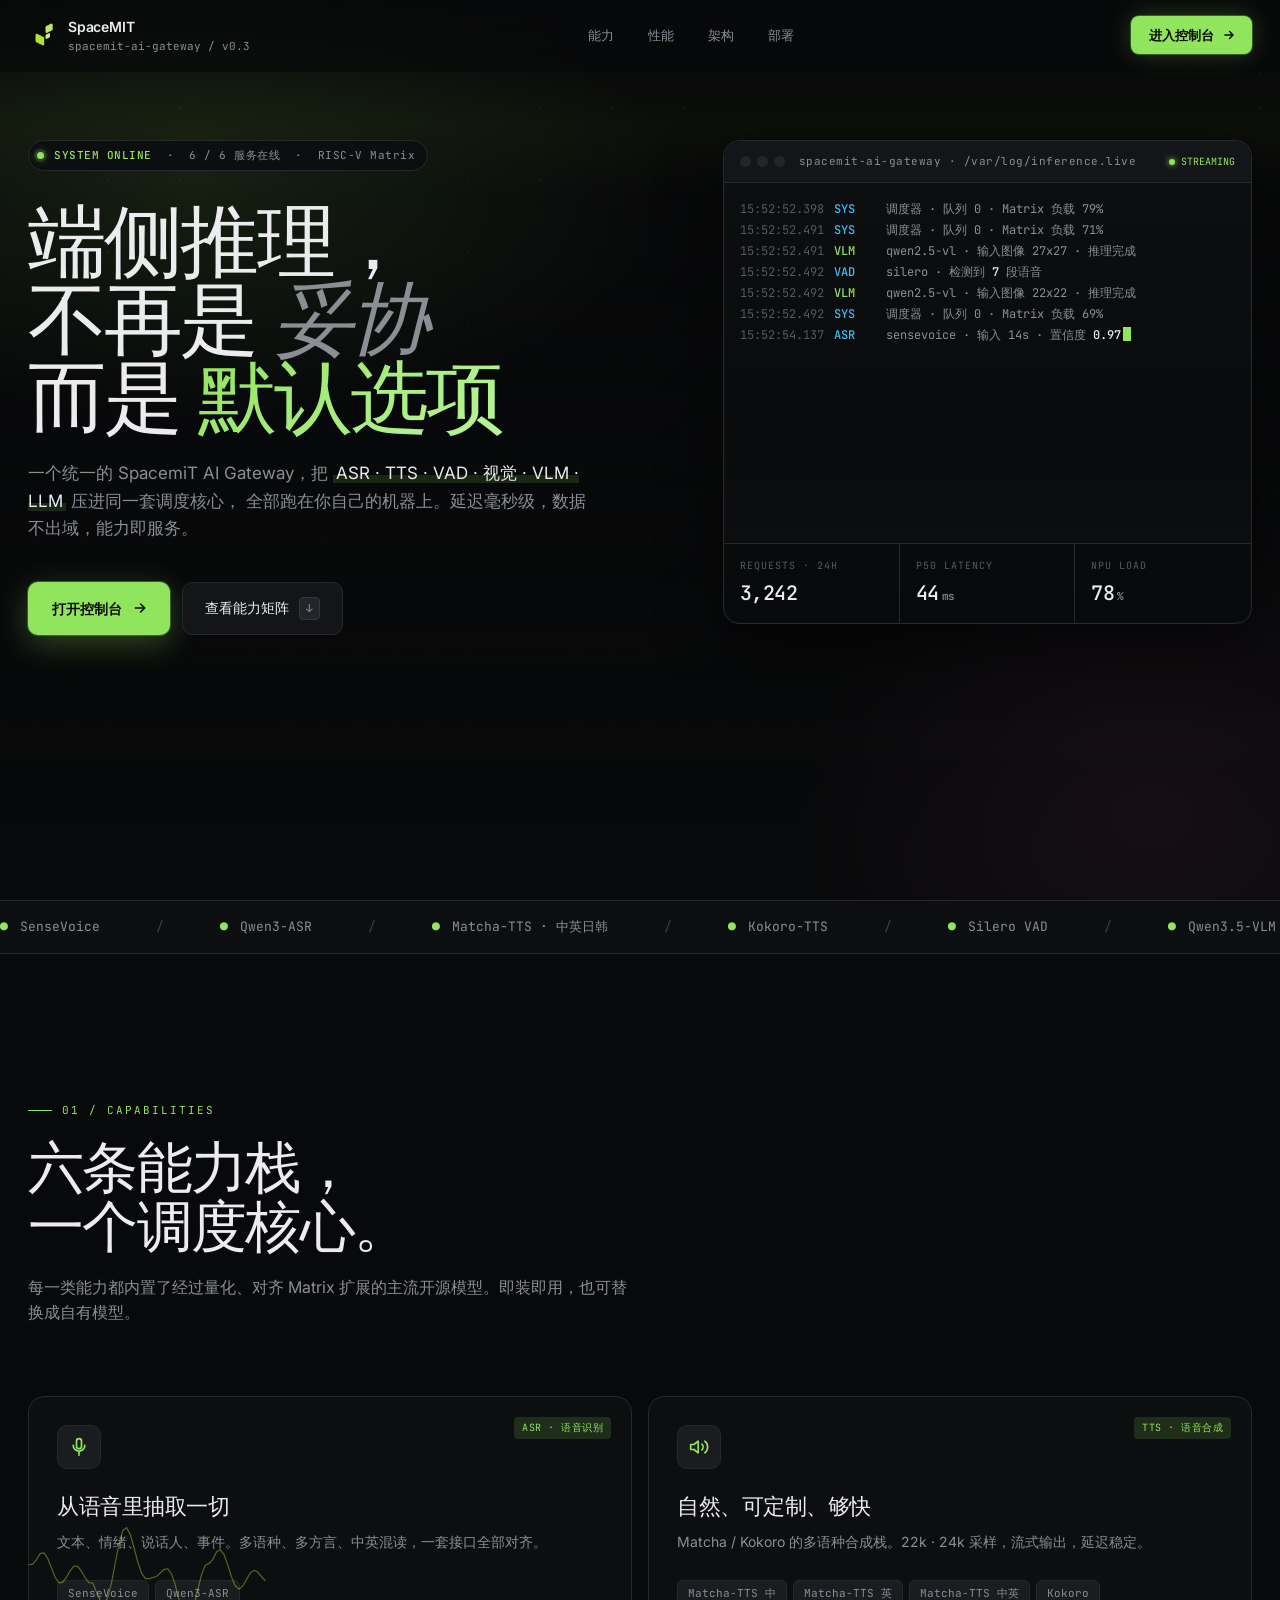
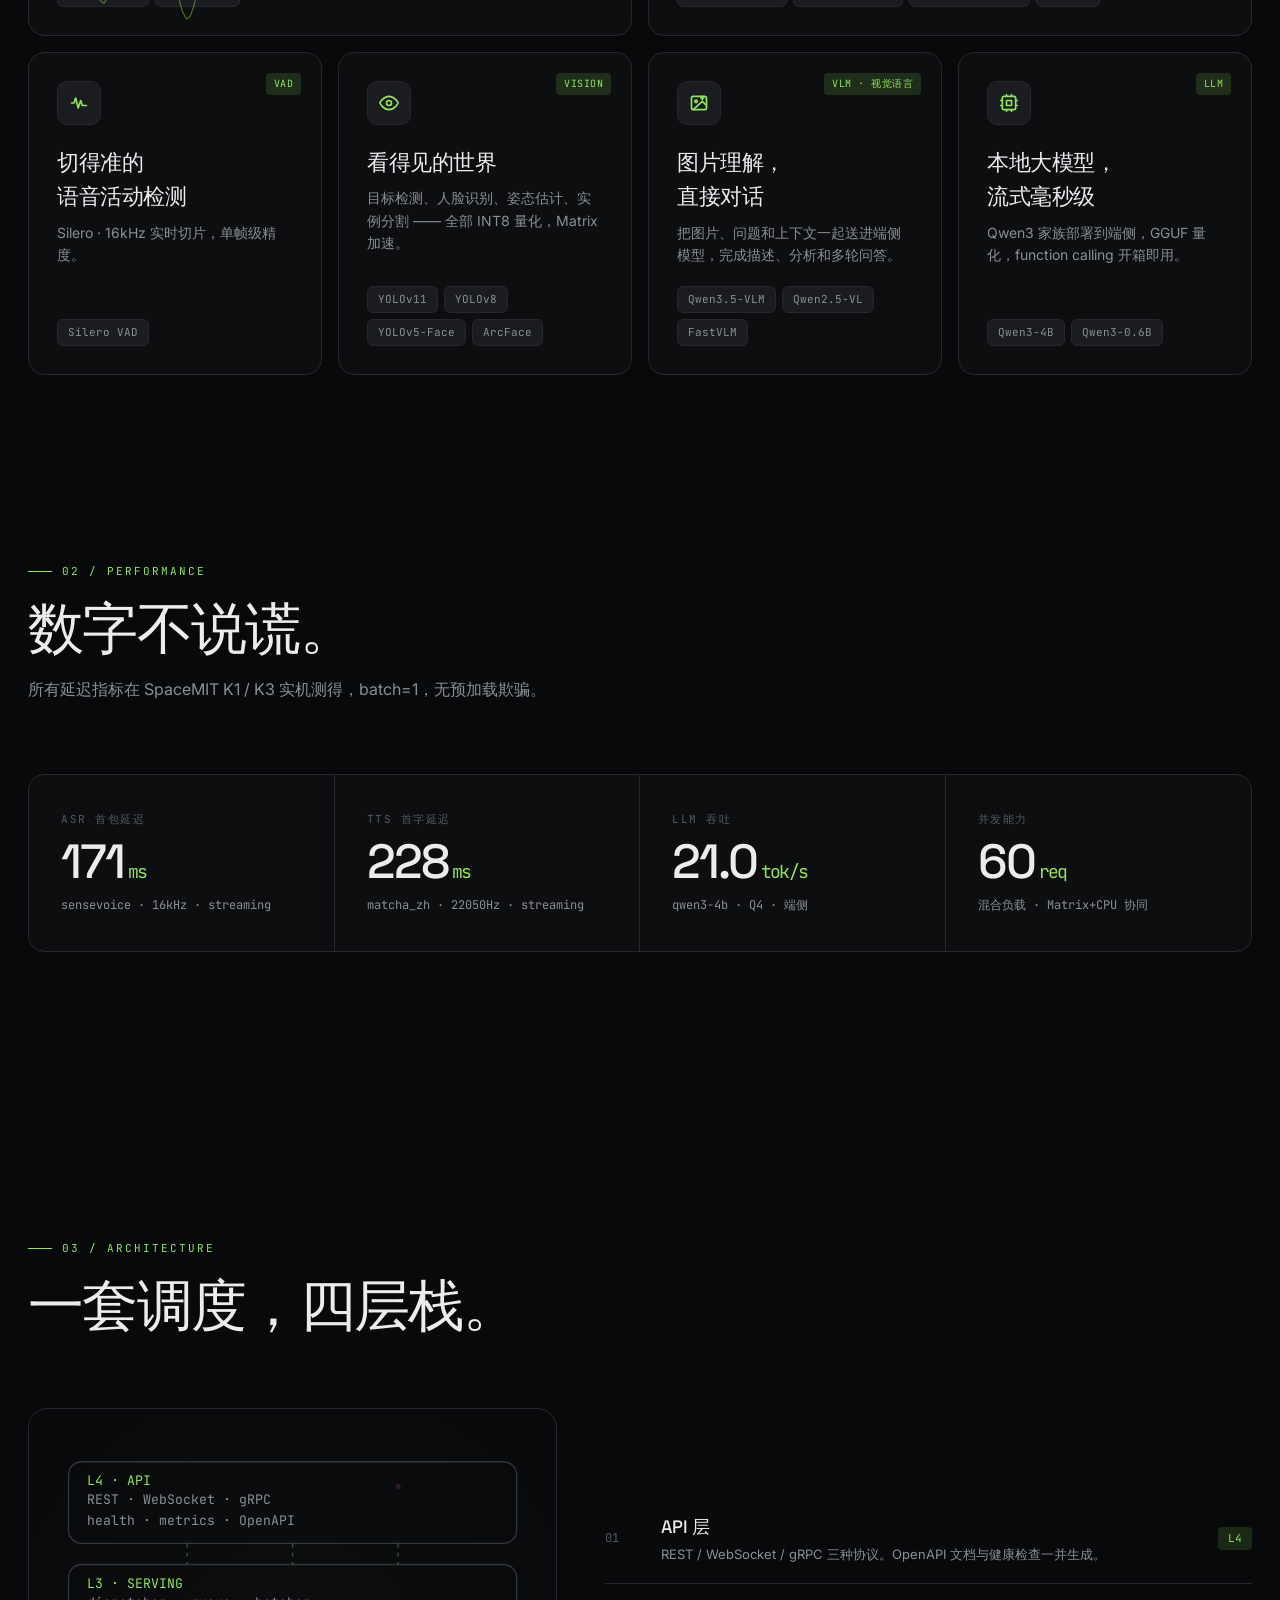
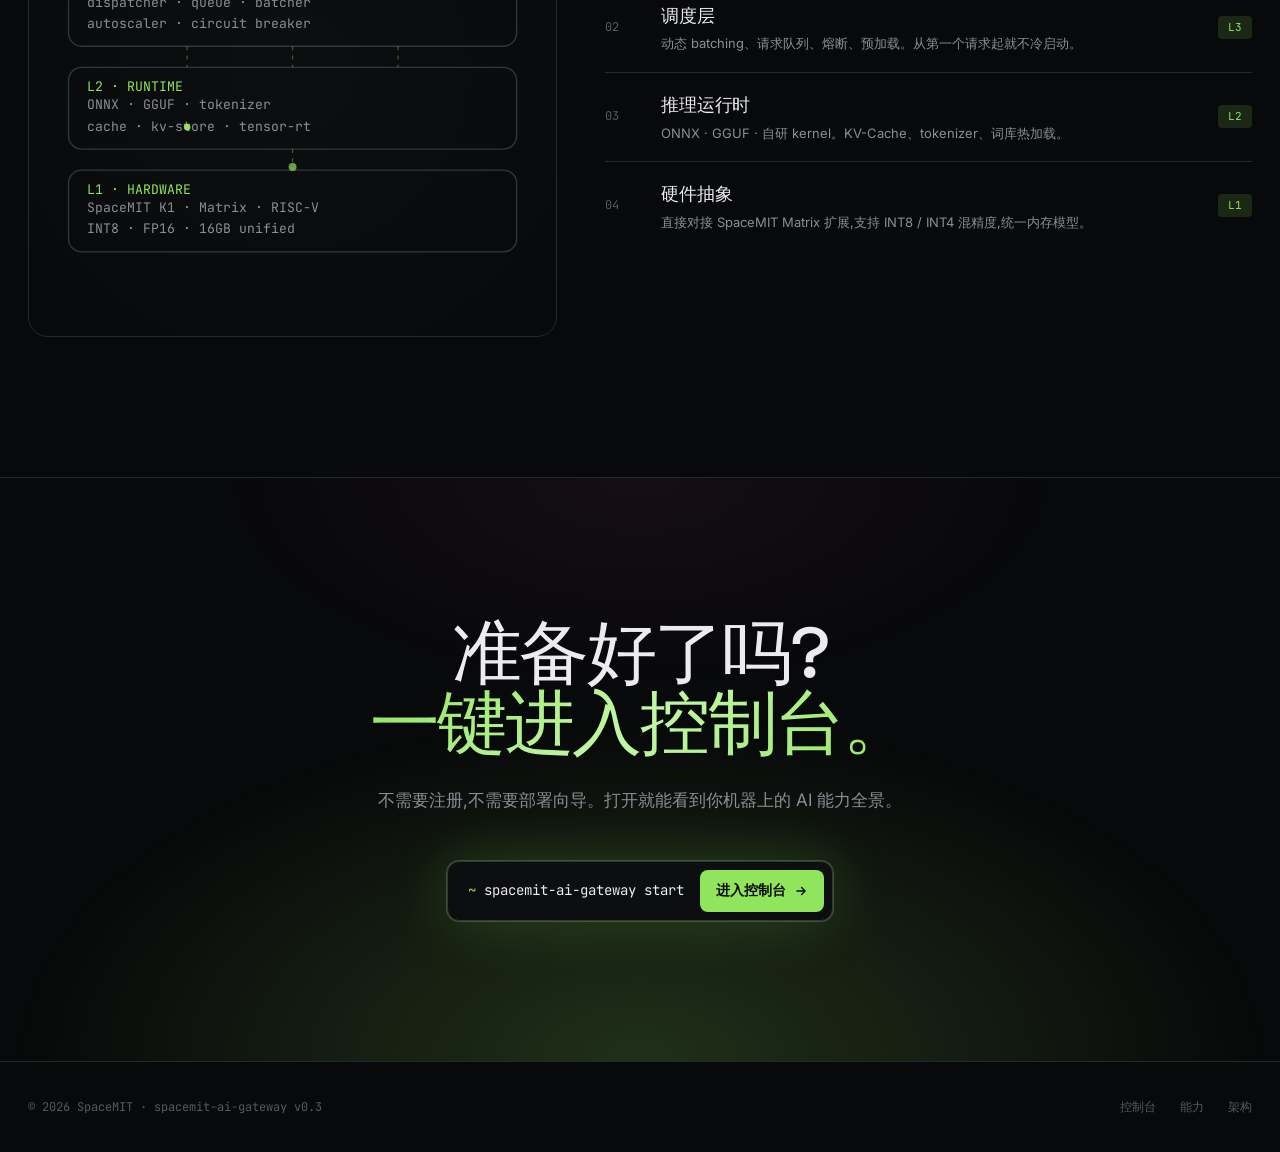
<file: frontend/index.html>
<!doctype html>
<html lang="zh-CN">
<head>
  <meta charset="utf-8"/>
  <meta name="viewport" content="width=device-width, initial-scale=1"/>
  <title>SpaceMIT · SpacemiT AI Gateway — 一体化端侧 AI 推理平台</title>
  <link rel="icon" type="image/png" href="console/img/spacemit.png"/>
  <link rel="preconnect" href="https://fonts.googleapis.com">
  <link rel="preconnect" href="https://fonts.gstatic.com" crossorigin>
  <link href="https://fonts.googleapis.com/css2?family=Inter:wght@400;500;600;700&family=JetBrains+Mono:wght@400;500;600&family=Space+Grotesk:wght@400;500;600&display=swap" rel="stylesheet">
  <link rel="stylesheet" href="landing.css"/>
</head>
<body>

  <!-- NAV -->
  <nav class="nav">
    <a class="nav-brand" href="#">
      <img src="console/img/spacemit.png" alt=""/>
      <div>
        <div class="bn">SpaceMIT</div>
        <div class="bs">spacemit-ai-gateway / v0.3</div>
      </div>
    </a>
    <div class="nav-links">
      <a href="#capabilities">能力</a>
      <a href="#numbers">性能</a>
      <a href="#architecture">架构</a>
      <a href="#launch">部署</a>
    </div>
    <a class="nav-cta" href="console/index.html">
      进入控制台
      <svg viewBox="0 0 24 24" fill="none" stroke="currentColor" stroke-width="2.4" stroke-linecap="round" stroke-linejoin="round"><path d="M5 12h14M13 6l6 6-6 6"/></svg>
    </a>
  </nav>

  <!-- HERO -->
  <header class="hero">
    <div class="hero-bg">
      <canvas id="hero-canvas"></canvas>
    </div>

    <div>
      <div class="eyebrow">
        <span class="dot"></span>
        <span><b>SYSTEM ONLINE</b> &nbsp;·&nbsp; 6 / 6 服务在线 &nbsp;·&nbsp; RISC-V Matrix</span>
      </div>

      <h1 class="headline">
        端侧推理，<br/>
        不再是 <span class="strike">妥协</span><br/>
        而是 <span class="accent">默认选项</span>
      </h1>

      <p class="subline">
        一个统一的 SpacemiT AI Gateway，把 <em>ASR · TTS · VAD · 视觉 · VLM · LLM</em> 压进同一套调度核心，
        全部跑在你自己的机器上。延迟毫秒级，数据不出域，能力即服务。
      </p>

      <div class="hero-cta">
        <a class="btn-primary" href="console/index.html">
          打开控制台
          <svg viewBox="0 0 24 24" fill="none" stroke="currentColor" stroke-width="2.4" stroke-linecap="round" stroke-linejoin="round"><path d="M5 12h14M13 6l6 6-6 6"/></svg>
        </a>
        <a class="btn-ghost" href="#capabilities">
          查看能力矩阵
          <span class="kbd">↓</span>
        </a>
      </div>
    </div>

    <!-- Live console preview -->
    <div class="live-panel">
      <div class="live-panel-head">
        <div class="tl"><span></span><span></span><span></span></div>
        <div class="title">spacemit-ai-gateway · /var/log/inference.live</div>
        <div class="status"><span class="dot"></span>STREAMING</div>
      </div>
      <div class="stream" id="stream"></div>
      <div class="live-stats">
        <div class="cell">
          <div class="k">requests · 24h</div>
          <div class="v"><span id="stat-req">3,248</span></div>
        </div>
        <div class="cell">
          <div class="k">p50 latency</div>
          <div class="v"><span id="stat-lat">58</span><span class="unit">ms</span></div>
        </div>
        <div class="cell">
          <div class="k">npu load</div>
          <div class="v"><span id="stat-npu">72</span><span class="unit">%</span></div>
        </div>
      </div>
    </div>
  </header>

  <!-- TICKER -->
  <div class="ticker">
    <div class="ticker-track">
      <span><span class="acc">●</span> SenseVoice</span><span class="div">/</span>
      <span><span class="acc">●</span> Qwen3-ASR</span><span class="div">/</span>
      <span><span class="acc">●</span> Matcha-TTS · 中英日韩</span><span class="div">/</span>
      <span><span class="acc">●</span> Kokoro-TTS</span><span class="div">/</span>
      <span><span class="acc">●</span> Silero VAD</span><span class="div">/</span>
      <span><span class="acc">●</span> Qwen3.5-VLM · Qwen2.5-VL</span><span class="div">/</span>
      <span><span class="acc">●</span> YOLOv11 · v8 · v5-face</span><span class="div">/</span>
      <span><span class="acc">●</span> ArcFace</span><span class="div">/</span>
      <span><span class="acc">●</span> Qwen3-4B · 0.6B</span><span class="div">/</span>
      <!-- duplicate for seamless loop -->
      <span><span class="acc">●</span> SenseVoice</span><span class="div">/</span>
      <span><span class="acc">●</span> Qwen3-ASR</span><span class="div">/</span>
      <span><span class="acc">●</span> Matcha-TTS · 中英日韩</span><span class="div">/</span>
      <span><span class="acc">●</span> Kokoro-TTS</span><span class="div">/</span>
      <span><span class="acc">●</span> Silero VAD</span><span class="div">/</span>
      <span><span class="acc">●</span> Qwen3.5-VLM · Qwen2.5-VL</span><span class="div">/</span>
      <span><span class="acc">●</span> YOLOv11 · v8 · v5-face</span><span class="div">/</span>
      <span><span class="acc">●</span> ArcFace</span><span class="div">/</span>
      <span><span class="acc">●</span> Qwen3-4B · 0.6B</span><span class="div">/</span>
    </div>
  </div>

  <!-- CAPABILITIES -->
  <section class="section" id="capabilities">
    <div class="section-head">
      <div class="section-label">01 / capabilities</div>
      <h2 class="section-title">六条能力栈，<br/>一个调度核心。</h2>
      <p class="section-sub">
        每一类能力都内置了经过量化、对齐 Matrix 扩展的主流开源模型。即装即用，也可替换成自有模型。
      </p>
    </div>

    <div class="caps">
      <!-- ASR — wide with waveform -->
      <div class="cap wide">
        <canvas class="viz" id="viz-wave" style="bottom: 0; top: auto; height: 120px;"></canvas>
        <div class="cap-tag">ASR · 语音识别</div>
        <div class="cap-icon">
          <svg width="20" height="20" viewBox="0 0 24 24" fill="none" stroke="currentColor" stroke-width="2" stroke-linecap="round" stroke-linejoin="round"><rect x="9" y="2" width="6" height="12" rx="3"/><path d="M5 10a7 7 0 0 0 14 0M12 17v5"/></svg>
        </div>
        <h3>从语音里抽取一切</h3>
        <p class="cap-desc">文本、情绪、说话人、事件。多语种、多方言、中英混读，一套接口全部对齐。</p>
        <div class="cap-models">
          <span class="chip">SenseVoice</span>
          <span class="chip">Qwen3-ASR</span>
        </div>
      </div>

      <!-- TTS -->
      <div class="cap wide">
        <div class="cap-tag">TTS · 语音合成</div>
        <div class="cap-icon">
          <svg width="20" height="20" viewBox="0 0 24 24" fill="none" stroke="currentColor" stroke-width="2" stroke-linecap="round" stroke-linejoin="round"><path d="M11 5L6 9H2v6h4l5 4V5zM15.5 8.5a5 5 0 0 1 0 7M19 5a9 9 0 0 1 0 14"/></svg>
        </div>
        <h3>自然、可定制、够快</h3>
        <p class="cap-desc">Matcha / Kokoro 的多语种合成栈。22k · 24k 采样，流式输出，延迟稳定。</p>
        <div class="cap-models">
          <span class="chip">Matcha-TTS 中</span>
          <span class="chip">Matcha-TTS 英</span>
          <span class="chip">Matcha-TTS 中英</span>
          <span class="chip">Kokoro</span>
        </div>
      </div>

      <!-- VAD -->
      <div class="cap half">
        <div class="cap-tag">VAD</div>
        <div class="cap-icon">
          <svg width="20" height="20" viewBox="0 0 24 24" fill="none" stroke="currentColor" stroke-width="2" stroke-linecap="round" stroke-linejoin="round"><path d="M3 12h3l2-6 3 12 3-9 2 6h5"/></svg>
        </div>
        <h3>切得准的<br/>语音活动检测</h3>
        <p class="cap-desc">Silero · 16kHz 实时切片，单帧级精度。</p>
        <div class="cap-models">
          <span class="chip">Silero VAD</span>
        </div>
      </div>

      <!-- Vision -->
      <div class="cap half">
        <div class="cap-tag">VISION</div>
        <div class="cap-icon">
          <svg width="20" height="20" viewBox="0 0 24 24" fill="none" stroke="currentColor" stroke-width="2" stroke-linecap="round" stroke-linejoin="round"><path d="M1 12s4-8 11-8 11 8 11 8-4 8-11 8S1 12 1 12z"/><circle cx="12" cy="12" r="3"/></svg>
        </div>
        <h3>看得见的世界</h3>
        <p class="cap-desc">目标检测、人脸识别、姿态估计、实例分割 —— 全部 INT8 量化，Matrix 加速。</p>
        <div class="cap-models">
          <span class="chip">YOLOv11</span>
          <span class="chip">YOLOv8</span>
          <span class="chip">YOLOv5-Face</span>
          <span class="chip">ArcFace</span>
        </div>
      </div>

      <!-- VLM -->
      <div class="cap half">
        <div class="cap-tag">VLM · 视觉语言</div>
        <div class="cap-icon">
          <svg width="20" height="20" viewBox="0 0 24 24" fill="none" stroke="currentColor" stroke-width="2" stroke-linecap="round" stroke-linejoin="round"><rect x="3" y="4" width="18" height="16" rx="2"/><circle cx="8.5" cy="10" r="1.5"/><path d="M21 15l-5-5L5 20"/><path d="M14 6h4M16 4v4"/></svg>
        </div>
        <h3>图片理解，<br/>直接对话</h3>
        <p class="cap-desc">把图片、问题和上下文一起送进端侧模型，完成描述、分析和多轮问答。</p>
        <div class="cap-models">
          <span class="chip">Qwen3.5-VLM</span>
          <span class="chip">Qwen2.5-VL</span>
          <span class="chip">FastVLM</span>
        </div>
      </div>

      <!-- LLM — third column with orbit -->
      <div class="cap half">
        <canvas class="viz" id="viz-orbit"></canvas>
        <div class="cap-tag">LLM</div>
        <div class="cap-icon">
          <svg width="20" height="20" viewBox="0 0 24 24" fill="none" stroke="currentColor" stroke-width="2" stroke-linecap="round" stroke-linejoin="round"><rect x="4" y="4" width="16" height="16" rx="2"/><rect x="9" y="9" width="6" height="6"/><path d="M9 2v2M15 2v2M9 20v2M15 20v2M2 9h2M2 15h2M20 9h2M20 15h2"/></svg>
        </div>
        <h3>本地大模型，<br/>流式毫秒级</h3>
        <p class="cap-desc">Qwen3 家族部署到端侧，GGUF 量化，function calling 开箱即用。</p>
        <div class="cap-models">
          <span class="chip">Qwen3-4B</span>
          <span class="chip">Qwen3-0.6B</span>
        </div>
      </div>
    </div>
  </section>

  <!-- NUMBERS -->
  <section class="section" id="numbers" style="padding-top: 40px;">
    <div class="section-head">
      <div class="section-label">02 / performance</div>
      <h2 class="section-title">数字不说谎。</h2>
      <p class="section-sub">
        所有延迟指标在 SpaceMIT K1 / K3 实机测得，batch=1，无预加载欺骗。
      </p>
    </div>

    <div class="numbers">
      <div class="cell">
        <div class="k">ASR 首包延迟</div>
        <div class="v"><span data-count="180">0</span><span class="unit">ms</span></div>
        <div class="sub">sensevoice · 16kHz · streaming</div>
      </div>
      <div class="cell">
        <div class="k">TTS 首字延迟</div>
        <div class="v"><span data-count="240">0</span><span class="unit">ms</span></div>
        <div class="sub">matcha_zh · 22050Hz · streaming</div>
      </div>
      <div class="cell">
        <div class="k">LLM 吞吐</div>
        <div class="v"><span data-count="22" data-decimals="1">0</span><span class="unit">tok/s</span></div>
        <div class="sub">qwen3-4b · Q4 · 端侧</div>
      </div>
      <div class="cell">
        <div class="k">并发能力</div>
        <div class="v"><span data-count="64">0</span><span class="unit">req</span></div>
        <div class="sub">混合负载 · Matrix+CPU 协同</div>
      </div>
    </div>
  </section>

  <!-- ARCHITECTURE -->
  <section class="section" id="architecture">
    <div class="section-head">
      <div class="section-label">03 / architecture</div>
      <h2 class="section-title">一套调度，四层栈。</h2>
    </div>

    <div class="arch">
      <div class="arch-diagram">
        <svg viewBox="0 0 400 400" id="arch-svg" xmlns="http://www.w3.org/2000/svg">
          <defs>
            <linearGradient id="g1" x1="0" y1="0" x2="1" y2="1">
              <stop offset="0%" stop-color="oklch(0.84 0.19 135)" stop-opacity="0.3"/>
              <stop offset="100%" stop-color="oklch(0.84 0.19 135)" stop-opacity="0"/>
            </linearGradient>
          </defs>

          <!-- layers -->
          <g stroke="#33363c" fill="none" stroke-width="1">
            <rect x="30" y="40"  width="340" height="62" rx="10"/>
            <rect x="30" y="118" width="340" height="62" rx="10"/>
            <rect x="30" y="196" width="340" height="62" rx="10"/>
            <rect x="30" y="274" width="340" height="62" rx="10"/>
          </g>

          <!-- connecting lines between layers -->
          <g stroke="oklch(0.84 0.19 135)" stroke-width="1" stroke-dasharray="3 4" opacity="0.35">
            <line x1="120" y1="102" x2="120" y2="118"/>
            <line x1="200" y1="102" x2="200" y2="118"/>
            <line x1="280" y1="102" x2="280" y2="118"/>
            <line x1="120" y1="180" x2="120" y2="196"/>
            <line x1="200" y1="180" x2="200" y2="196"/>
            <line x1="280" y1="180" x2="280" y2="196"/>
            <line x1="200" y1="258" x2="200" y2="274"/>
          </g>

          <!-- labels -->
          <g font-family="JetBrains Mono, monospace" font-size="10" fill="#8a8e95">
            <text x="44" y="58" fill="oklch(0.84 0.19 135)">L4 · API</text>
            <text x="44" y="72">REST · WebSocket · gRPC</text>
            <text x="44" y="88">health · metrics · OpenAPI</text>

            <text x="44" y="136" fill="oklch(0.84 0.19 135)">L3 · SERVING</text>
            <text x="44" y="150">dispatcher · queue · batcher</text>
            <text x="44" y="166">autoscaler · circuit breaker</text>

            <text x="44" y="214" fill="oklch(0.84 0.19 135)">L2 · RUNTIME</text>
            <text x="44" y="228">ONNX · GGUF · tokenizer</text>
            <text x="44" y="244">cache · kv-store · tensor-rt</text>

            <text x="44" y="292" fill="oklch(0.84 0.19 135)">L1 · HARDWARE</text>
            <text x="44" y="306">SpaceMIT K1 · Matrix · RISC-V</text>
            <text x="44" y="322">INT8 · FP16 · 16GB unified</text>
          </g>

          <!-- packet dots -->
          <circle r="3" fill="oklch(0.84 0.19 135)">
            <animateMotion dur="3s" repeatCount="indefinite" path="M 200 40 L 200 340"/>
            <animate attributeName="opacity" values="0;1;1;0" dur="3s" repeatCount="indefinite"/>
          </circle>
          <circle r="2.5" fill="oklch(0.84 0.19 135)">
            <animateMotion dur="4s" begin="1s" repeatCount="indefinite" path="M 120 340 L 120 40"/>
            <animate attributeName="opacity" values="0;1;1;0" dur="4s" begin="1s" repeatCount="indefinite"/>
          </circle>
          <circle r="2" fill="oklch(0.72 0.20 340)">
            <animateMotion dur="5s" begin="2s" repeatCount="indefinite" path="M 280 40 L 280 340"/>
            <animate attributeName="opacity" values="0;0.8;0.8;0" dur="5s" begin="2s" repeatCount="indefinite"/>
          </circle>
        </svg>
      </div>

      <div class="arch-list">
        <div class="arch-item">
          <div class="num">01</div>
          <div>
            <div class="nm">API 层</div>
            <div class="dc">REST / WebSocket / gRPC 三种协议。OpenAPI 文档与健康检查一并生成。</div>
          </div>
          <div class="tech">L4</div>
        </div>
        <div class="arch-item">
          <div class="num">02</div>
          <div>
            <div class="nm">调度层</div>
            <div class="dc">动态 batching、请求队列、熔断、预加载。从第一个请求起就不冷启动。</div>
          </div>
          <div class="tech">L3</div>
        </div>
        <div class="arch-item">
          <div class="num">03</div>
          <div>
            <div class="nm">推理运行时</div>
            <div class="dc">ONNX · GGUF · 自研 kernel。KV-Cache、tokenizer、词库热加载。</div>
          </div>
          <div class="tech">L2</div>
        </div>
        <div class="arch-item">
          <div class="num">04</div>
          <div>
            <div class="nm">硬件抽象</div>
            <div class="dc">直接对接 SpaceMIT Matrix 扩展,支持 INT8 / INT4 混精度,统一内存模型。</div>
          </div>
          <div class="tech">L1</div>
        </div>
      </div>
    </div>
  </section>

  <!-- CTA -->
  <section class="cta-footer" id="launch">
    <h2>准备好了吗?<br/><span class="accent">一键进入控制台。</span></h2>
    <p>不需要注册,不需要部署向导。打开就能看到你机器上的 AI 能力全景。</p>

    <div class="terminal-cta">
      <span class="prompt">~</span><span class="cmd">spacemit-ai-gateway start</span><a href="console/index.html">
        进入控制台
        <svg width="14" height="14" viewBox="0 0 24 24" fill="none" stroke="currentColor" stroke-width="2.4" stroke-linecap="round" stroke-linejoin="round"><path d="M5 12h14M13 6l6 6-6 6"/></svg>
      </a>
    </div>
  </section>

  <footer>
    <div>© 2026 SpaceMIT · spacemit-ai-gateway v0.3</div>
    <div class="links">
      <a href="console/index.html">控制台</a>
      <a href="#capabilities">能力</a>
      <a href="#architecture">架构</a>
    </div>
  </footer>

  <script src="landing-hero.js"></script>
</body>
</html>
</file>
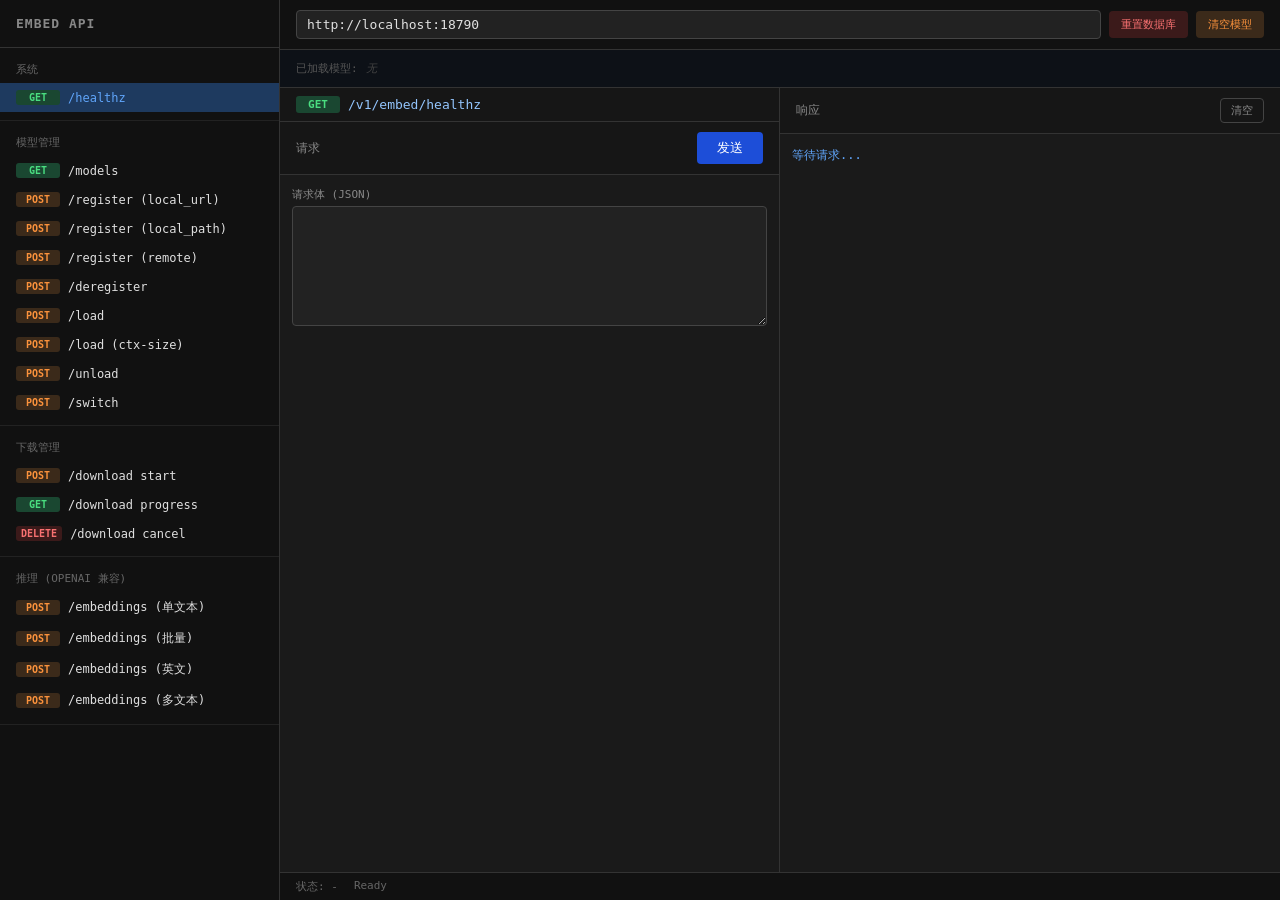
<file: scripts/embed/test_ui.html>
<!DOCTYPE html>
<html lang="zh-CN">
<head>
  <meta charset="UTF-8">
  <title>SpacemiT AI Gateway Embed 接口测试</title>
  <style>
    * { box-sizing: border-box; margin: 0; padding: 0; }
    body { font-family: monospace; background: #1a1a1a; color: #e0e0e0; display: flex; height: 100vh; }
    #sidebar { width: 280px; background: #111; border-right: 1px solid #333; overflow-y: auto; flex-shrink: 0; }
    #sidebar h2 { padding: 16px; font-size: 13px; color: #888; text-transform: uppercase; letter-spacing: 1px; border-bottom: 1px solid #333; }
    .api-group { padding: 8px 0; border-bottom: 1px solid #222; }
    .api-group-title { padding: 6px 16px; font-size: 11px; color: #666; text-transform: uppercase; }
    .api-item { padding: 7px 16px; cursor: pointer; font-size: 12px; display: flex; align-items: center; gap: 8px; }
    .api-item:hover { background: #222; }
    .api-item.active { background: #1e3a5f; color: #60a5fa; }
    .method { font-size: 10px; font-weight: bold; padding: 2px 5px; border-radius: 3px; min-width: 44px; text-align: center; flex-shrink: 0; }
    .GET    { background: #1a4731; color: #4ade80; }
    .POST   { background: #3b2a1a; color: #fb923c; }
    .DELETE { background: #3b1a1a; color: #f87171; }
    #main { flex: 1; display: flex; flex-direction: column; overflow: hidden; }
    #toolbar { padding: 10px 16px; background: #111; border-bottom: 1px solid #333; display: flex; align-items: center; gap: 8px; flex-wrap: wrap; }
    #base-url { flex: 1; min-width: 200px; background: #222; border: 1px solid #444; color: #e0e0e0; padding: 6px 10px; border-radius: 4px; font-family: monospace; font-size: 13px; }
    .cache-btn { border: none; padding: 6px 12px; border-radius: 4px; cursor: pointer; font-size: 11px; font-family: monospace; }
    #btn-reset-db    { background: #3b1a1a; color: #f87171; }
    #btn-reset-db:hover    { background: #5a2020; }
    #btn-clear-models { background: #3b2a1a; color: #fb923c; }
    #btn-clear-models:hover { background: #5a3a1a; }
    #cache-toast { font-size: 11px; color: #4ade80; display: none; }
    #content { flex: 1; display: flex; overflow: hidden; }
    #request-panel { width: 50%; border-right: 1px solid #333; display: flex; flex-direction: column; }
    #response-panel { width: 50%; display: flex; flex-direction: column; }
    .panel-header { padding: 10px 16px; background: #161616; border-bottom: 1px solid #333; font-size: 12px; color: #888; display: flex; justify-content: space-between; align-items: center; }
    .panel-body { flex: 1; overflow-y: auto; padding: 12px; }
    #endpoint-display { font-size: 13px; color: #e0e0e0; padding: 8px 16px; background: #161616; border-bottom: 1px solid #333; display: flex; align-items: center; gap: 8px; }
    #endpoint-display .method { font-size: 11px; }
    #endpoint-path { color: #93c5fd; }
    label { display: block; font-size: 11px; color: #888; margin-bottom: 4px; margin-top: 12px; }
    label:first-child { margin-top: 0; }
    input[type=text], textarea, select {
      width: 100%; background: #222; border: 1px solid #444; color: #e0e0e0;
      padding: 7px 10px; border-radius: 4px; font-family: monospace; font-size: 12px;
    }
    textarea { resize: vertical; min-height: 120px; }
    input[type=text]:focus, textarea:focus { outline: none; border-color: #60a5fa; }
    #send-btn { background: #1d4ed8; color: white; border: none; padding: 7px 20px; border-radius: 4px; cursor: pointer; font-size: 13px; font-family: monospace; }
    #send-btn:hover { background: #2563eb; }
    #send-btn:disabled { background: #374151; cursor: not-allowed; }
    #response-body { flex: 1; overflow-y: auto; padding: 12px; }
    #response-text { white-space: pre-wrap; font-size: 12px; line-height: 1.6; }
    .status-ok   { color: #4ade80; }
    .status-err  { color: #f87171; }
    .status-info { color: #60a5fa; }
    #status-bar { padding: 6px 16px; background: #111; border-top: 1px solid #333; font-size: 11px; color: #666; display: flex; gap: 16px; }
    .stream-chunk { color: #a3e635; }
    #clear-btn { background: none; border: 1px solid #444; color: #888; padding: 4px 10px; border-radius: 4px; cursor: pointer; font-size: 11px; }
    #clear-btn:hover { border-color: #666; color: #aaa; }
    #model-bar { padding: 8px 16px; background: #0d1117; border-bottom: 1px solid #333; display: flex; align-items: center; gap: 8px; flex-wrap: wrap; min-height: 38px; }
    #model-bar-label { font-size: 11px; color: #555; flex-shrink: 0; }
    .model-chip { font-size: 11px; padding: 3px 10px; border-radius: 12px; border: 1px solid #333; cursor: pointer; display: flex; align-items: center; gap: 5px; transition: border-color 0.15s; }
    .model-chip:hover { border-color: #60a5fa; }
    .model-chip.active { border-color: #4ade80; color: #4ade80; background: #0d2010; }
    .model-chip.loading { border-color: #fbbf24; color: #fbbf24; cursor: default; }
    .model-dot { width: 6px; height: 6px; border-radius: 50%; flex-shrink: 0; }
    .model-chip.active .model-dot { background: #4ade80; }
    .model-chip.loading .model-dot { background: #fbbf24; animation: pulse 1s infinite; }
    @keyframes pulse { 0%,100%{opacity:1} 50%{opacity:0.3} }
    #model-bar-empty { font-size: 11px; color: #444; font-style: italic; }
  </style>
</head>
<body>

<div id="sidebar">
  <h2>Embed API</h2>

  <div class="api-group">
    <div class="api-group-title">系统</div>
    <div class="api-item" data-method="GET" data-path="/v1/embed/healthz" data-body="">
      <span class="method GET">GET</span>/healthz
    </div>
  </div>

  <div class="api-group">
    <div class="api-group-title">模型管理</div>
    <div class="api-item" data-method="GET" data-path="/v1/embed/models" data-body="">
      <span class="method GET">GET</span>/models
    </div>
    <div class="api-item" data-method="POST" data-path="/v1/embed/models/register"
         data-body='{"model":"qwen3-embedding-0.6b-q4_0","source_type":"local_url","url":"https://archive.spacemit.com/spacemit-ai/model_zoo/embed/Bge-Small-Zh-V1.5-Q4_K_M.gguf"}'>
      <span class="method POST">POST</span>/register (local_url)
    </div>
    <div class="api-item" data-method="POST" data-path="/v1/embed/models/register"
         data-body='{"model":"my-embed-local","source_type":"local_path","local_path":"/path/to/embed.gguf"}'>
      <span class="method POST">POST</span>/register (local_path)
    </div>
    <div class="api-item" data-method="POST" data-path="/v1/embed/models/register"
         data-body='{"model":"openai-embed","source_type":"remote","api_base_url":"https://api.openai.com/v1","api_key":"sk-xxx"}'>
      <span class="method POST">POST</span>/register (remote)
    </div>
    <div class="api-item" data-method="POST" data-path="/v1/embed/models/deregister"
         data-body='{"model":"qwen3-embedding-0.6b-q4_0"}'>
      <span class="method POST">POST</span>/deregister
    </div>
    <div class="api-item" data-method="POST" data-path="/v1/embed/models/load"
         data-body='{"model":"qwen3-embedding-0.6b-q4_0","extra_args":[]}'>
      <span class="method POST">POST</span>/load
    </div>
    <div class="api-item" data-method="POST" data-path="/v1/embed/models/load"
         data-body='{"model":"qwen3-embedding-0.6b-q4_0","extra_args":["--ctx-size","512"]}'>
      <span class="method POST">POST</span>/load (ctx-size)
    </div>
    <div class="api-item" data-method="POST" data-path="/v1/embed/models/unload"
         data-body='{"model":"qwen3-embedding-0.6b-q4_0"}'>
      <span class="method POST">POST</span>/unload
    </div>
    <div class="api-item" data-method="POST" data-path="/v1/embed/models/switch"
         data-body='{"model":"qwen3-embedding-0.6b-q4_0"}'>
      <span class="method POST">POST</span>/switch
    </div>
  </div>

  <div class="api-group">
    <div class="api-group-title">下载管理</div>
    <div class="api-item" data-method="POST" data-path="/v1/embed/models/qwen3-embedding-0.6b-q4_0/download" data-body="">
      <span class="method POST">POST</span>/download start
    </div>
    <div class="api-item" data-method="GET" data-path="/v1/embed/models/qwen3-embedding-0.6b-q4_0/download" data-body="">
      <span class="method GET">GET</span>/download progress
    </div>
    <div class="api-item" data-method="DELETE" data-path="/v1/embed/models/qwen3-embedding-0.6b-q4_0/download" data-body="">
      <span class="method DELETE">DELETE</span>/download cancel
    </div>
  </div>

  <div class="api-group">
    <div class="api-group-title">推理 (OpenAI 兼容)</div>
    <div class="api-item" data-method="POST" data-path="/v1/embeddings"
         data-body='{"model":"qwen3-embedding-0.6b-q4_0","input":"你好世界"}'>
      <span class="method POST">POST</span>/embeddings (单文本)
    </div>
    <div class="api-item" data-method="POST" data-path="/v1/embeddings"
         data-body='{"model":"qwen3-embedding-0.6b-q4_0","input":["你好世界","Hello World","Bonjour le monde"]}'>
      <span class="method POST">POST</span>/embeddings (批量)
    </div>
    <div class="api-item" data-method="POST" data-path="/v1/embeddings"
         data-body='{"model":"bge-small-en-v1.5-q4_k_m","input":"The quick brown fox jumps over the lazy dog"}'>
      <span class="method POST">POST</span>/embeddings (英文)
    </div>
    <div class="api-item" data-method="POST" data-path="/v1/embeddings"
         data-body='{"model":"qwen3-embedding-0.6b-q4_0","input":["人工智能","机器学习","深度学习","神经网络"]}'>
      <span class="method POST">POST</span>/embeddings (多文本)
    </div>
  </div>
</div>

<div id="main">
  <div id="toolbar">
    <input type="text" id="base-url" value="http://localhost:18790" placeholder="Base URL">
    <button class="cache-btn" id="btn-reset-db">重置数据库</button>
    <button class="cache-btn" id="btn-clear-models">清空模型</button>
    <span id="cache-toast"></span>
  </div>

  <div id="model-bar">
    <span id="model-bar-label">已加载模型:</span>
    <span id="model-bar-empty">无</span>
  </div>

  <div id="content">
    <div id="request-panel">
      <div id="endpoint-display">
        <span class="method GET" id="endpoint-method">GET</span>
        <span id="endpoint-path">/v1/embed/healthz</span>
      </div>
      <div class="panel-header">
        <span>请求</span>
        <button id="send-btn">发送</button>
      </div>
      <div class="panel-body">
        <label>请求体 (JSON)</label>
        <textarea id="request-body"></textarea>
      </div>
    </div>

    <div id="response-panel">
      <div class="panel-header">
        <span>响应</span>
        <button id="clear-btn">清空</button>
      </div>
      <div id="response-body">
        <pre id="response-text" class="status-info">等待请求...</pre>
      </div>
    </div>
  </div>

  <div id="status-bar">
    <span>状态: <span id="status-code">-</span></span>
    <span id="status-msg">Ready</span>
    <span id="status-time"></span>
  </div>
</div>

<script>
  const baseUrlInput      = document.getElementById('base-url');
  const endpointMethodEl  = document.getElementById('endpoint-method');
  const endpointPathEl    = document.getElementById('endpoint-path');
  const requestBodyEl     = document.getElementById('request-body');
  const sendBtn           = document.getElementById('send-btn');
  const responseTextEl    = document.getElementById('response-text');
  const responseStatusEl  = document.getElementById('status-code');
  const statusMsg         = document.getElementById('status-msg');
  const statusTime        = document.getElementById('status-time');
  const clearBtn          = document.getElementById('clear-btn');
  const modelBarLabel     = document.getElementById('model-bar-label');
  const modelBarEmpty     = document.getElementById('model-bar-empty');
  const cacheToast        = document.getElementById('cache-toast');

  let currentMethod = 'GET';
  let currentPath   = '/v1/embed/healthz';

  document.querySelectorAll('.api-item').forEach(item => {
    item.addEventListener('click', () => {
      document.querySelectorAll('.api-item').forEach(i => i.classList.remove('active'));
      item.classList.add('active');

      currentMethod = item.dataset.method;
      currentPath   = item.dataset.path;
      const body    = item.dataset.body || '';

      endpointMethodEl.textContent = currentMethod;
      endpointMethodEl.className   = 'method ' + currentMethod;
      endpointPathEl.textContent   = currentPath;
      requestBodyEl.value          = body ? JSON.stringify(JSON.parse(body), null, 2) : '';
    });
  });

  document.querySelector('.api-item').click();

  clearBtn.addEventListener('click', () => {
    responseTextEl.textContent = '';
    responseStatusEl.textContent = '-';
    statusMsg.textContent = 'Ready';
    statusTime.textContent = '';
  });

  sendBtn.addEventListener('click', sendRequest);

  async function sendRequest() {
    const base   = baseUrlInput.value.trim();
    const url    = base + currentPath;
    const method = currentMethod;
    const bodyText = requestBodyEl.value.trim();

    sendBtn.disabled    = true;
    sendBtn.textContent = '发送中...';
    responseTextEl.textContent = '请求中...';
    responseTextEl.className   = 'status-info';
    statusMsg.textContent      = 'Sending...';

    const start = Date.now();
    try {
      const opts = { method, headers: { 'Content-Type': 'application/json' } };
      if (method !== 'GET' && bodyText) opts.body = bodyText;

      const resp    = await fetch(url, opts);
      const elapsed = Date.now() - start;
      responseStatusEl.textContent = resp.status;
      responseStatusEl.style.color = resp.ok ? '#4ade80' : '#f87171';

      const ct = resp.headers.get('content-type') || '';
      if (ct.includes('application/json')) {
        responseTextEl.textContent = JSON.stringify(await resp.json(), null, 2);
      } else {
        responseTextEl.textContent = await resp.text();
      }
      responseTextEl.className = resp.ok ? 'status-ok' : 'status-err';
      statusTime.textContent   = elapsed + 'ms';
      statusMsg.textContent    = resp.ok ? 'OK' : 'Error';

      if (currentPath === '/v1/embed/models' || currentPath.includes('/load') || currentPath.includes('/unload') || currentPath.includes('/switch')) {
        setTimeout(refreshModels, 300);
      }
    } catch (e) {
      responseTextEl.textContent = e.message;
      responseTextEl.className   = 'status-err';
      statusMsg.textContent      = 'Failed';
    } finally {
      sendBtn.disabled    = false;
      sendBtn.textContent = '发送';
    }
  }

  async function refreshModels() {
    try {
      const base = baseUrlInput.value.trim();
      const resp = await fetch(base + '/v1/embed/models');
      if (!resp.ok) return;
      const data = await resp.json();
      const models = data.models || [];

      const loaded = models.filter(m => m.status === 'loaded');
      const loading = models.filter(m => m.status === 'loading');

      const bar = document.getElementById('model-bar');
      bar.querySelectorAll('.model-chip').forEach(c => c.remove());

      if (loaded.length === 0 && loading.length === 0) {
        modelBarEmpty.style.display = 'inline';
        return;
      }
      modelBarEmpty.style.display = 'none';

      loaded.forEach(m => {
        const chip = document.createElement('div');
        chip.className = 'model-chip active';
        chip.innerHTML = `<span class="model-dot"></span>${m.id}`;
        bar.appendChild(chip);
      });

      loading.forEach(m => {
        const chip = document.createElement('div');
        chip.className = 'model-chip loading';
        chip.innerHTML = `<span class="model-dot"></span>${m.id}`;
        bar.appendChild(chip);
      });
    } catch (e) {
      console.error('refresh models failed:', e);
    }
  }

  document.getElementById('btn-reset-db').addEventListener('click', async () => {
    if (!confirm('确定要删除 Embed 数据库吗？')) return;
    try {
      const resp = await fetch(baseUrlInput.value.trim() + '/v1/embed/models');
      if (!resp.ok) throw new Error('无法连接服务');
      cacheToast.textContent = '请手动执行: scripts/embed/clean.sh db';
      cacheToast.style.display = 'inline';
      setTimeout(() => { cacheToast.style.display = 'none'; }, 3000);
    } catch (e) {
      alert('操作失败: ' + e.message);
    }
  });

  document.getElementById('btn-clear-models').addEventListener('click', async () => {
    if (!confirm('确定要清空所有 Embed 模型文件吗？')) return;
    try {
      const resp = await fetch(baseUrlInput.value.trim() + '/v1/embed/models');
      if (!resp.ok) throw new Error('无法连接服务');
      cacheToast.textContent = '请手动执行: scripts/embed/clean.sh models';
      cacheToast.style.display = 'inline';
      setTimeout(() => { cacheToast.style.display = 'none'; }, 3000);
    } catch (e) {
      alert('操作失败: ' + e.message);
    }
  });

  refreshModels();
  setInterval(refreshModels, 3000);
</script>
</body>
</html>
</file>
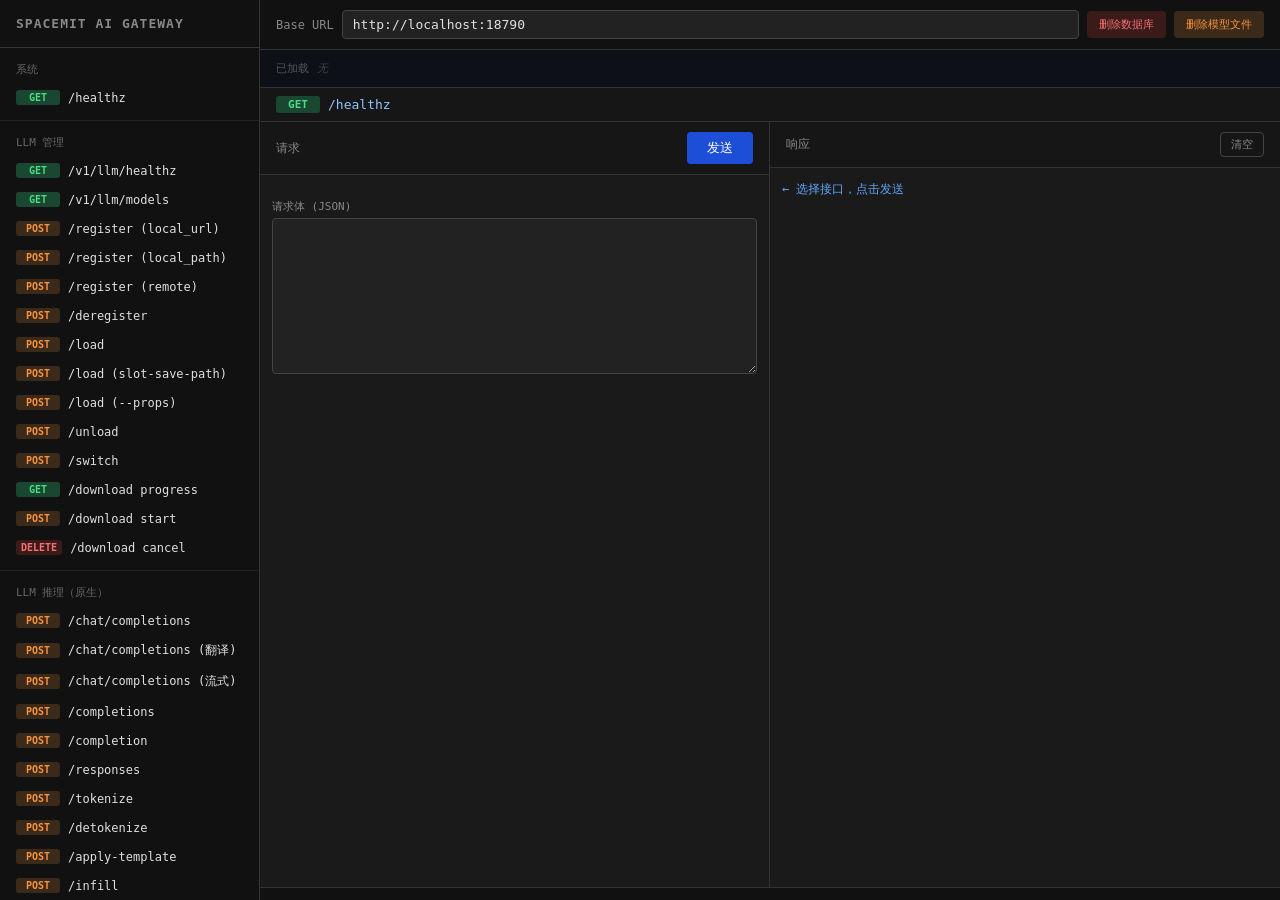
<file: scripts/llm/test_ui.html>
<!DOCTYPE html>
<html lang="zh-CN">
<head>
  <meta charset="UTF-8">
  <title>SpacemiT AI Gateway 接口测试</title>
  <style>
    * { box-sizing: border-box; margin: 0; padding: 0; }
    body { font-family: monospace; background: #1a1a1a; color: #e0e0e0; display: flex; height: 100vh; }
    #sidebar { width: 260px; background: #111; border-right: 1px solid #333; overflow-y: auto; flex-shrink: 0; }
    #sidebar h2 { padding: 16px; font-size: 13px; color: #888; text-transform: uppercase; letter-spacing: 1px; border-bottom: 1px solid #333; }
    .api-group { padding: 8px 0; border-bottom: 1px solid #222; }
    .api-group-title { padding: 6px 16px; font-size: 11px; color: #666; text-transform: uppercase; }
    .api-item { padding: 7px 16px; cursor: pointer; font-size: 12px; display: flex; align-items: center; gap: 8px; }
    .api-item:hover { background: #222; }
    .api-item.active { background: #1e3a5f; color: #60a5fa; }
    .method { font-size: 10px; font-weight: bold; padding: 2px 5px; border-radius: 3px; min-width: 44px; text-align: center; flex-shrink: 0; }
    .GET    { background: #1a4731; color: #4ade80; }
    .POST   { background: #3b2a1a; color: #fb923c; }
    .DELETE { background: #3b1a1a; color: #f87171; }
    #main { flex: 1; display: flex; flex-direction: column; overflow: hidden; }
    #toolbar { padding: 10px 16px; background: #111; border-bottom: 1px solid #333; display: flex; align-items: center; gap: 8px; flex-wrap: wrap; }
    #base-url { flex: 1; min-width: 200px; background: #222; border: 1px solid #444; color: #e0e0e0; padding: 6px 10px; border-radius: 4px; font-family: monospace; font-size: 13px; }
    .cache-btn { border: none; padding: 6px 12px; border-radius: 4px; cursor: pointer; font-size: 11px; font-family: monospace; }
    #btn-reset-db    { background: #3b1a1a; color: #f87171; }
    #btn-reset-db:hover    { background: #5a2020; }
    #btn-clear-models { background: #3b2a1a; color: #fb923c; }
    #btn-clear-models:hover { background: #5a3a1a; }
    #cache-toast { font-size: 11px; color: #4ade80; display: none; }
    #content { flex: 1; display: flex; overflow: hidden; }
    #request-panel { width: 50%; border-right: 1px solid #333; display: flex; flex-direction: column; }
    #response-panel { width: 50%; display: flex; flex-direction: column; }
    .panel-header { padding: 10px 16px; background: #161616; border-bottom: 1px solid #333; font-size: 12px; color: #888; display: flex; justify-content: space-between; align-items: center; }
    .panel-body { flex: 1; overflow-y: auto; padding: 12px; }
    #endpoint-display { font-size: 13px; color: #e0e0e0; padding: 8px 16px; background: #161616; border-bottom: 1px solid #333; display: flex; align-items: center; gap: 8px; }
    #endpoint-display .method { font-size: 11px; }
    #endpoint-path { color: #93c5fd; }
    label { display: block; font-size: 11px; color: #888; margin-bottom: 4px; margin-top: 12px; }
    label:first-child { margin-top: 0; }
    input[type=text], textarea, select {
      width: 100%; background: #222; border: 1px solid #444; color: #e0e0e0;
      padding: 7px 10px; border-radius: 4px; font-family: monospace; font-size: 12px;
    }
    textarea { resize: vertical; min-height: 120px; }
    input[type=text]:focus, textarea:focus { outline: none; border-color: #60a5fa; }
    #send-btn { background: #1d4ed8; color: white; border: none; padding: 7px 20px; border-radius: 4px; cursor: pointer; font-size: 13px; font-family: monospace; }
    #send-btn:hover { background: #2563eb; }
    #send-btn:disabled { background: #374151; cursor: not-allowed; }
    #response-body { flex: 1; overflow-y: auto; padding: 12px; }
    #response-text { white-space: pre-wrap; font-size: 12px; line-height: 1.6; }
    .status-ok   { color: #4ade80; }
    .status-err  { color: #f87171; }
    .status-info { color: #60a5fa; }
    #status-bar { padding: 6px 16px; background: #111; border-top: 1px solid #333; font-size: 11px; color: #666; display: flex; gap: 16px; }
    .stream-chunk { color: #a3e635; }
    #clear-btn { background: none; border: 1px solid #444; color: #888; padding: 4px 10px; border-radius: 4px; cursor: pointer; font-size: 11px; }
    #clear-btn:hover { border-color: #666; color: #aaa; }
    #model-bar { padding: 8px 16px; background: #0d1117; border-bottom: 1px solid #333; display: flex; align-items: center; gap: 8px; flex-wrap: wrap; min-height: 38px; }
    #model-bar-label { font-size: 11px; color: #555; flex-shrink: 0; }
    .model-chip { font-size: 11px; padding: 3px 10px; border-radius: 12px; border: 1px solid #333; cursor: pointer; display: flex; align-items: center; gap: 5px; transition: border-color 0.15s; }
    .model-chip:hover { border-color: #60a5fa; }
    .model-chip.active { border-color: #4ade80; color: #4ade80; background: #0d2010; }
    .model-chip.loading { border-color: #fbbf24; color: #fbbf24; cursor: default; }
    .model-dot { width: 6px; height: 6px; border-radius: 50%; flex-shrink: 0; }
    .model-chip.active .model-dot { background: #4ade80; }
    .model-chip.loading .model-dot { background: #fbbf24; animation: pulse 1s infinite; }
    @keyframes pulse { 0%,100%{opacity:1} 50%{opacity:0.3} }
    #model-bar-empty { font-size: 11px; color: #444; font-style: italic; }
  </style>
</head>
<body>

<div id="sidebar">
  <h2>SpacemiT AI Gateway</h2>

  <div class="api-group">
    <div class="api-group-title">系统</div>
    <div class="api-item" data-method="GET" data-path="/healthz" data-body="">
      <span class="method GET">GET</span>/healthz
    </div>
  </div>

  <div class="api-group">
    <div class="api-group-title">LLM 管理</div>
    <div class="api-item" data-method="GET" data-path="/v1/llm/healthz" data-body="">
      <span class="method GET">GET</span>/v1/llm/healthz
    </div>
    <div class="api-item" data-method="GET" data-path="/v1/llm/models" data-body="">
      <span class="method GET">GET</span>/v1/llm/models
    </div>
    <div class="api-item" data-method="POST" data-path="/v1/llm/models/register"
         data-body='{"model":"my-model-__uuid__","source_type":"local_url","url":"https://archive.spacemit.com/spacemit-ai/model_zoo/llm/Qwen3-0.6B-Q4_0.gguf"}'>
      <span class="method POST">POST</span>/register (local_url)
    </div>
    <div class="api-item" data-method="POST" data-path="/v1/llm/models/register"
         data-body='{"model":"local-__uuid__","source_type":"local_path","local_path":"/path/to/model.gguf"}'>
      <span class="method POST">POST</span>/register (local_path)
    </div>
    <div class="api-item" data-method="POST" data-path="/v1/llm/models/register"
         data-body='{"model":"remote-__uuid__","source_type":"remote","api_base_url":"https://api.openai.com/v1","api_key":"sk-xxx"}'>
      <span class="method POST">POST</span>/register (remote)
    </div>
    <div class="api-item" data-method="POST" data-path="/v1/llm/models/deregister"
         data-body='{"model":"qwen3-0.6b-q4_0"}'>
      <span class="method POST">POST</span>/deregister
    </div>
    <div class="api-item" data-method="POST" data-path="/v1/llm/models/load"
         data-body='{"model":"qwen3-0.6b-q4_0","extra_args":[]}'>
      <span class="method POST">POST</span>/load
    </div>
    <div class="api-item" data-method="POST" data-path="/v1/llm/models/load"
         data-body='{"model":"qwen3-0.6b-q4_0","extra_args":["--slot-save-path","/tmp/llama-slots"]}'>
      <span class="method POST">POST</span>/load (slot-save-path)
    </div>
    <div class="api-item" data-method="POST" data-path="/v1/llm/models/load"
         data-body='{"model":"qwen3-0.6b-q4_0","extra_args":["--props"]}'>
      <span class="method POST">POST</span>/load (--props)
    </div>

    <div class="api-item" data-method="POST" data-path="/v1/llm/models/unload"
         data-body='{"model":"qwen3-0.6b-q4_0"}'>
      <span class="method POST">POST</span>/unload
    </div>
    <div class="api-item" data-method="POST" data-path="/v1/llm/models/switch"
         data-body='{"model":"qwen2.5-0.5b-instruct-q4_0"}'>
      <span class="method POST">POST</span>/switch
    </div>
    <div class="api-item" data-method="GET" data-path="/v1/llm/models/{model}/download"
         data-body="" data-path-params='["model"]' data-param-defaults='{"model":"qwen3-0.6b-q4_0"}'>
      <span class="method GET">GET</span>/download progress
    </div>
    <div class="api-item" data-method="POST" data-path="/v1/llm/models/{model}/download"
         data-body="" data-path-params='["model"]' data-param-defaults='{"model":"qwen3-0.6b-q4_0"}'>
      <span class="method POST">POST</span>/download start
    </div>
    <div class="api-item" data-method="DELETE" data-path="/v1/llm/models/{model}/download"
         data-body="" data-path-params='["model"]' data-param-defaults='{"model":"qwen3-0.6b-q4_0"}'>
      <span class="method DELETE">DELETE</span>/download cancel
    </div>
  </div>

  <div class="api-group">
    <div class="api-group-title">LLM 推理（原生）</div>
    <div class="api-item" data-method="POST" data-path="/v1/llm/chat/completions"
         data-body='{"model":"qwen3-0.6b-q4_0","messages":[{"role":"user","content":"你好"}],"stream":false,"max_tokens":64}'>
      <span class="method POST">POST</span>/chat/completions
    </div>
    <div class="api-item" data-method="POST" data-path="/v1/llm/chat/completions"
         data-body='{"model":"qwen3-0.6b-q4_0","messages":[{"role":"system","content":"You are a translation expert. Please translate the user input and output only the translation result without any explanation. Translate it into English."},{"role":"user","content":"你好，你是谁。"}],"stream":false,"max_tokens":500}'>
      <span class="method POST">POST</span>/chat/completions (翻译)
    </div>
    <div class="api-item" data-method="POST" data-path="/v1/llm/chat/completions"
         data-body='{"model":"qwen3-0.6b-q4_0","messages":[{"role":"user","content":"你好"}],"stream":true,"max_tokens":64}'
         data-stream="true">
      <span class="method POST">POST</span>/chat/completions (流式)
    </div>
    <div class="api-item" data-method="POST" data-path="/v1/llm/completions"
         data-body='{"model":"qwen3-0.6b-q4_0","prompt":"Once upon a time","stream":false,"max_tokens":32}'>
      <span class="method POST">POST</span>/completions
    </div>
    <div class="api-item" data-method="POST" data-path="/v1/llm/completion"
         data-body='{"prompt":"Once upon a time","n_predict":32,"stream":false}'>
      <span class="method POST">POST</span>/completion
    </div>
    <div class="api-item" data-method="POST" data-path="/v1/llm/responses"
         data-body='{"model":"qwen3-0.6b-q4_0","input":"你好","stream":false}'>
      <span class="method POST">POST</span>/responses
    </div>
    <div class="api-item" data-method="POST" data-path="/v1/llm/tokenize"
         data-body='{"content":"Hello world","add_special":true}'>
      <span class="method POST">POST</span>/tokenize
    </div>
    <div class="api-item" data-method="POST" data-path="/v1/llm/detokenize"
         data-body='{"tokens":[9906,1917]}'>
      <span class="method POST">POST</span>/detokenize
    </div>
    <div class="api-item" data-method="POST" data-path="/v1/llm/apply-template"
         data-body='{"messages":[{"role":"user","content":"你好"}]}'>
      <span class="method POST">POST</span>/apply-template
    </div>
    <div class="api-item" data-method="POST" data-path="/v1/llm/infill"
         data-body='{"input_prefix":"def hello(","input_suffix":"):", "prompt":""}'>
      <span class="method POST">POST</span>/infill
    </div>
    <div class="api-item" data-method="GET" data-path="/v1/llm/props" data-body="">
      <span class="method GET">GET</span>/props
    </div>
    <div class="api-item" data-method="POST" data-path="/v1/llm/props"
         data-body='{"temperature":0.8,"repeat_penalty":1.1,"top_k":40,"top_p":0.95}'>
      <span class="method POST">POST</span>/props (修改属性)
    </div>
    <div class="api-item" data-method="GET" data-path="/v1/llm/slots" data-body="">
      <span class="method GET">GET</span>/slots
    </div>
    <div class="api-item" data-method="GET" data-path="/v1/llm/slots?fail_on_no_slot=1" data-body="">
      <span class="method GET">GET</span>/slots (fail_on_no_slot)
    </div>
    <div class="api-item" data-method="POST" data-path="/v1/llm/slots/{id_slot}?action=save"
         data-body='{"filename":"slot_cache.bin"}' data-path-params='["id_slot"]' data-param-defaults='{"id_slot":"0"}'>
      <span class="method POST">POST</span>/slots save
    </div>
    <div class="api-item" data-method="POST" data-path="/v1/llm/slots/{id_slot}?action=restore"
         data-body='{"filename":"slot_cache.bin"}' data-path-params='["id_slot"]' data-param-defaults='{"id_slot":"0"}'>
      <span class="method POST">POST</span>/slots restore
    </div>
    <div class="api-item" data-method="POST" data-path="/v1/llm/slots/{id_slot}?action=erase"
         data-body='' data-path-params='["id_slot"]' data-param-defaults='{"id_slot":"0"}'>
      <span class="method POST">POST</span>/slots erase
    </div>
    <div class="api-item" data-method="GET" data-path="/v1/llm/metrics" data-body="">
      <span class="method GET">GET</span>/metrics
    </div>
    <div class="api-item" data-method="GET" data-path="/v1/llm/lora-adapters" data-body="">
      <span class="method GET">GET</span>/lora-adapters
    </div>
    <div class="api-item" data-method="POST" data-path="/v1/llm/lora-adapters"
         data-body='[{"id":0,"scale":1.0}]'>
      <span class="method POST">POST</span>/lora-adapters (设置 scale)
    </div>
  </div>

  <div class="api-group">
    <div class="api-group-title">Ollama 兼容</div>
    <div class="api-item" data-method="GET" data-path="/v1/llm/api/tags" data-body="">
      <span class="method GET">GET</span>/api/tags
    </div>
    <div class="api-item" data-method="POST" data-path="/v1/llm/api/show"
         data-body='{"name":"qwen3-0.6b-q4_0"}'>
      <span class="method POST">POST</span>/api/show
    </div>
    <div class="api-item" data-method="POST" data-path="/v1/llm/api/chat"
         data-body='{"model":"qwen3-0.6b-q4_0","messages":[{"role":"user","content":"你好"}],"stream":false,"options":{"temperature":0.7,"num_predict":64}}'>
      <span class="method POST">POST</span>/api/chat
    </div>
    <div class="api-item" data-method="POST" data-path="/v1/llm/api/chat"
         data-body='{"model":"qwen3-0.6b-q4_0","messages":[{"role":"user","content":"你好"}],"stream":true,"options":{"temperature":0.7,"num_predict":64}}'
         data-stream="true">
      <span class="method POST">POST</span>/api/chat (流式)
    </div>
    <div class="api-item" data-method="POST" data-path="/v1/llm/api/generate"
         data-body='{"model":"qwen3-0.6b-q4_0","prompt":"Once upon a time","options":{"num_predict":32}}'>
      <span class="method POST">POST</span>/api/generate
    </div>
  </div>

  <div class="api-group">
    <div class="api-group-title">OpenAI 兼容</div>
    <div class="api-item" data-method="GET" data-path="/v1/models" data-body="">
      <span class="method GET">GET</span>/v1/models
    </div>
    <div class="api-item" data-method="GET" data-path="/models" data-body="">
      <span class="method GET">GET</span>/models (alias)
    </div>
    <div class="api-item" data-method="POST" data-path="/v1/chat/completions"
         data-body='{"model":"qwen3-0.6b-q4_0","messages":[{"role":"user","content":"你好"}],"stream":false,"max_tokens":64}'>
      <span class="method POST">POST</span>/v1/chat/completions
    </div>
    <div class="api-item" data-method="POST" data-path="/v1/chat/completions"
         data-body='{"model":"qwen3-0.6b-q4_0","messages":[{"role":"user","content":"你好"}],"stream":true,"max_tokens":64}'
         data-stream="true">
      <span class="method POST">POST</span>/v1/chat/completions (流式)
    </div>
    <div class="api-item" data-method="POST" data-path="/chat/completions"
         data-body='{"model":"qwen3-0.6b-q4_0","messages":[{"role":"user","content":"你好"}],"stream":false,"max_tokens":64}'>
      <span class="method POST">POST</span>/chat/completions (alias)
    </div>
    <div class="api-item" data-method="POST" data-path="/v1/completions"
         data-body='{"model":"qwen3-0.6b-q4_0","prompt":"Once upon a time","stream":false,"max_tokens":32}'>
      <span class="method POST">POST</span>/v1/completions
    </div>
    <div class="api-item" data-method="POST" data-path="/completions"
         data-body='{"model":"qwen3-0.6b-q4_0","prompt":"Once upon a time","stream":false,"max_tokens":32}'>
      <span class="method POST">POST</span>/completions (alias)
    </div>
    <div class="api-item" data-method="POST" data-path="/v1/responses"
         data-body='{"model":"qwen3-0.6b-q4_0","input":"你好","stream":false}'>
      <span class="method POST">POST</span>/v1/responses
    </div>
  </div>

  <div class="api-group">
    <div class="api-group-title">Anthropic 兼容</div>
    <div class="api-item" data-method="POST" data-path="/v1/messages"
         data-body='{"model":"qwen3-0.6b-q4_0","messages":[{"role":"user","content":"你好"}],"max_tokens":64,"stream":false}'>
      <span class="method POST">POST</span>/v1/messages
    </div>
    <div class="api-item" data-method="POST" data-path="/v1/messages"
         data-body='{"model":"qwen3-0.6b-q4_0","messages":[{"role":"user","content":"你好"}],"max_tokens":64,"stream":true}'
         data-stream="true">
      <span class="method POST">POST</span>/v1/messages (流式)
    </div>
    <div class="api-item" data-method="POST" data-path="/v1/messages/count_tokens"
         data-body='{"model":"qwen3-0.6b-q4_0","messages":[{"role":"user","content":"你好"}]}'>
      <span class="method POST">POST</span>/v1/messages/count_tokens
    </div>
  </div>
</div>

<div id="main">
  <div id="toolbar">
    <span style="font-size:12px;color:#888;">Base URL</span>
    <input id="base-url" type="text" value="http://localhost:18790">
    <button class="cache-btn" id="btn-reset-db">删除数据库</button>
    <button class="cache-btn" id="btn-clear-models">删除模型文件</button>
    <span id="cache-toast"></span>
  </div>

  <div id="model-bar">
    <span id="model-bar-label">已加载</span>
    <span id="model-bar-empty">无</span>
  </div>

  <div id="endpoint-display">
    <span class="method GET" id="display-method">GET</span>
    <span id="endpoint-path">/healthz</span>
  </div>

  <div id="content">
    <div id="request-panel">
      <div class="panel-header">
        <span>请求</span>
        <button id="send-btn">发送</button>
      </div>
      <div class="panel-body" id="request-body-area">
        <div id="path-params-section" style="display:none">
          <label>路径参数</label>
          <div id="path-params-inputs"></div>
        </div>
        <label>请求体 (JSON)</label>
        <textarea id="request-body" rows="10"></textarea>
      </div>
    </div>

    <div id="response-panel">
      <div class="panel-header">
        <span>响应 <span id="response-status"></span></span>
        <button id="clear-btn">清空</button>
      </div>
      <div id="response-body">
        <pre id="response-text" class="status-info">← 选择接口，点击发送</pre>
      </div>
    </div>
  </div>

  <div id="status-bar">
    <span id="status-time"></span>
    <span id="status-msg"></span>
  </div>
</div>

<script>
  let currentMethod = 'GET';
  let currentPath = '/healthz';
  let currentStream = false;
  let currentPathParams = [];
  let abortController = null;

  const baseUrlInput   = document.getElementById('base-url');
  const requestBodyEl  = document.getElementById('request-body');
  const responseTextEl = document.getElementById('response-text');
  const responseStatusEl = document.getElementById('response-status');
  const sendBtn        = document.getElementById('send-btn');
  const displayMethod  = document.getElementById('display-method');
  const endpointPath   = document.getElementById('endpoint-path');
  const statusTime     = document.getElementById('status-time');
  const statusMsg      = document.getElementById('status-msg');
  const pathParamsSection = document.getElementById('path-params-section');
  const pathParamsInputs  = document.getElementById('path-params-inputs');
  const cacheToast     = document.getElementById('cache-toast');
  const modelBar       = document.getElementById('model-bar');
  const modelBarEmpty  = document.getElementById('model-bar-empty');

  // ── 模型状态栏 ──────────────────────────────────────────────────────────────

  let _lastModelBarState = '';

  async function refreshModelBar() {
    const base = baseUrlInput.value.replace(/\/$/, '');
    try {
      const [modelsRes, healthRes] = await Promise.all([
        fetch(`${base}/v1/llm/models`),
        fetch(`${base}/v1/llm/healthz`),
      ]);
      if (!modelsRes.ok) return;
      const models = await modelsRes.json();
      const health = healthRes.ok ? await healthRes.json() : {};
      const currentModel = health.model || null;

      const loaded = models.filter(m => m.status === 'loaded' || m.status === 'loading');
      const key = JSON.stringify(loaded.map(m => m.id + m.status)) + currentModel;
      if (key === _lastModelBarState) return;
      _lastModelBarState = key;

      // 清除旧 chip，保留 label 和 empty
      modelBar.querySelectorAll('.model-chip').forEach(el => el.remove());

      if (loaded.length === 0) {
        modelBarEmpty.style.display = '';
      } else {
        modelBarEmpty.style.display = 'none';
        loaded.forEach(m => {
          const chip = document.createElement('div');
          const isActive = m.id === currentModel;
          const isLoading = m.status === 'loading';
          chip.className = 'model-chip' + (isActive ? ' active' : '') + (isLoading ? ' loading' : '');
          chip.innerHTML = `<span class="model-dot"></span>${m.id}`;
          chip.title = isActive ? '当前活跃' : (isLoading ? '加载中...' : '点击切换');
          if (!isActive && !isLoading) {
            chip.addEventListener('click', () => switchModel(m.id));
          }
          modelBar.appendChild(chip);
        });
      }
    } catch (_) {}
  }

  async function switchModel(model) {
    const base = baseUrlInput.value.replace(/\/$/, '');
    showToast(`切换到 ${model}...`, '#fbbf24');
    const res = await fetch(`${base}/v1/llm/models/switch`, {
      method: 'POST',
      headers: { 'Content-Type': 'application/json' },
      body: JSON.stringify({ model }),
    });
    if (res.ok) {
      showToast(`已切换到 ${model}`, '#4ade80');
      _lastModelBarState = '';
      await refreshModelBar();
    } else {
      const data = await res.json();
      showToast(data.error?.message || '切换失败', '#f87171');
    }
  }

  refreshModelBar();
  setInterval(refreshModelBar, 10000);

  function showToast(msg, color = '#4ade80') {
    cacheToast.textContent = msg;
    cacheToast.style.color = color;
    cacheToast.style.display = 'inline';
    setTimeout(() => { cacheToast.style.display = 'none'; }, 3000);
  }

  document.getElementById('btn-reset-db').addEventListener('click', async () => {
    const base = baseUrlInput.value.replace(/\/$/, '');
    const res = await fetch(`${base}/v1/admin/db`, { method: 'DELETE' });
    const data = await res.json();
    showToast(res.ok ? `已删除: ${data.deleted}` : data.detail, res.ok ? '#4ade80' : '#f87171');
  });

  document.getElementById('btn-clear-models').addEventListener('click', async () => {
    const base = baseUrlInput.value.replace(/\/$/, '');
    const res = await fetch(`${base}/v1/admin/models`, { method: 'DELETE' });
    const data = await res.json();
    showToast(res.ok ? `已删除 ${data.deleted.length} 个文件` : data.detail, res.ok ? '#4ade80' : '#f87171');
  });

  document.querySelectorAll('.api-item').forEach(item => {
    item.addEventListener('click', () => {
      document.querySelectorAll('.api-item').forEach(i => i.classList.remove('active'));
      item.classList.add('active');

      currentMethod      = item.dataset.method;
      currentPath        = item.dataset.path;
      currentStream      = item.dataset.stream === 'true';
      currentPathParams  = item.dataset.pathParams ? JSON.parse(item.dataset.pathParams) : [];
      const paramDefaults = item.dataset.paramDefaults ? JSON.parse(item.dataset.paramDefaults) : {};

      displayMethod.textContent = currentMethod;
      displayMethod.className   = 'method ' + currentMethod;
      endpointPath.textContent  = currentPath;

      const body = item.dataset.body || '';
      if (body) {
        try {
          const filled = body.replace(/__uuid__/g, Math.random().toString(36).slice(2, 8));
          requestBodyEl.value = JSON.stringify(JSON.parse(filled), null, 2);
        } catch { requestBodyEl.value = body; }
      } else {
        requestBodyEl.value = '';
      }

      if (currentPathParams.length > 0) {
        pathParamsSection.style.display = 'block';
        pathParamsInputs.innerHTML = '';
        currentPathParams.forEach(p => {
          const label = document.createElement('label');
          label.textContent = p;
          const input = document.createElement('input');
          input.type = 'text';
          input.id = 'param-' + p;
          input.placeholder = p;
          input.value = paramDefaults[p] || '';
          pathParamsInputs.appendChild(label);
          pathParamsInputs.appendChild(input);
        });
      } else {
        pathParamsSection.style.display = 'none';
      }

      responseTextEl.textContent = '← 点击发送';
      responseTextEl.className   = 'status-info';
      responseStatusEl.textContent = '';
    });
  });

  document.getElementById('clear-btn').addEventListener('click', () => {
    responseTextEl.textContent   = '';
    responseStatusEl.textContent = '';
    statusMsg.textContent = '';
    statusTime.textContent = '';
  });

  sendBtn.addEventListener('click', sendRequest);

  async function sendRequest() {
    let path = currentPath;
    currentPathParams.forEach(p => {
      const val = document.getElementById('param-' + p)?.value || '';
      path = path.replace('{' + p + '}', val);
    });

    const url      = baseUrlInput.value.replace(/\/$/, '') + path;
    const method   = currentMethod;
    const bodyText = requestBodyEl.value.trim();

    sendBtn.disabled    = true;
    sendBtn.textContent = '发送中...';
    responseTextEl.textContent   = '';
    responseTextEl.className     = '';
    responseStatusEl.textContent = '';

    const start = Date.now();

    try {
      const opts = { method, headers: { 'Content-Type': 'application/json' } };
      if (method !== 'GET' && bodyText) opts.body = bodyText;

      if (currentStream) {
        abortController = new AbortController();
        opts.signal = abortController.signal;
        const resp = await fetch(url, opts);
        responseStatusEl.textContent = resp.status;
        responseStatusEl.style.color = resp.ok ? '#4ade80' : '#f87171';

        const reader  = resp.body.getReader();
        const decoder = new TextDecoder();
        let text = '';
        while (true) {
          const { done, value } = await reader.read();
          if (done) break;
          text += decoder.decode(value, { stream: true });
          responseTextEl.textContent = text;
          responseTextEl.className   = 'stream-chunk';
        }
        statusMsg.textContent = `流式完成 ${Date.now() - start}ms`;
      } else {
        const resp    = await fetch(url, opts);
        const elapsed = Date.now() - start;
        responseStatusEl.textContent = resp.status;
        responseStatusEl.style.color = resp.ok ? '#4ade80' : '#f87171';

        const ct = resp.headers.get('content-type') || '';
        if (ct.includes('application/json')) {
          responseTextEl.textContent = JSON.stringify(await resp.json(), null, 2);
        } else {
          responseTextEl.textContent = await resp.text();
        }
        responseTextEl.className = resp.ok ? 'status-ok' : 'status-err';
        statusTime.textContent   = elapsed + 'ms';
        statusMsg.textContent    = resp.ok ? 'OK' : 'Error';
      }
    } catch (e) {
      responseTextEl.textContent = e.message;
      responseTextEl.className   = 'status-err';
      statusMsg.textContent      = 'Failed';
    } finally {
      sendBtn.disabled    = false;
      sendBtn.textContent = '发送';
    }
  }
</script>
</body>
</html>
</file>
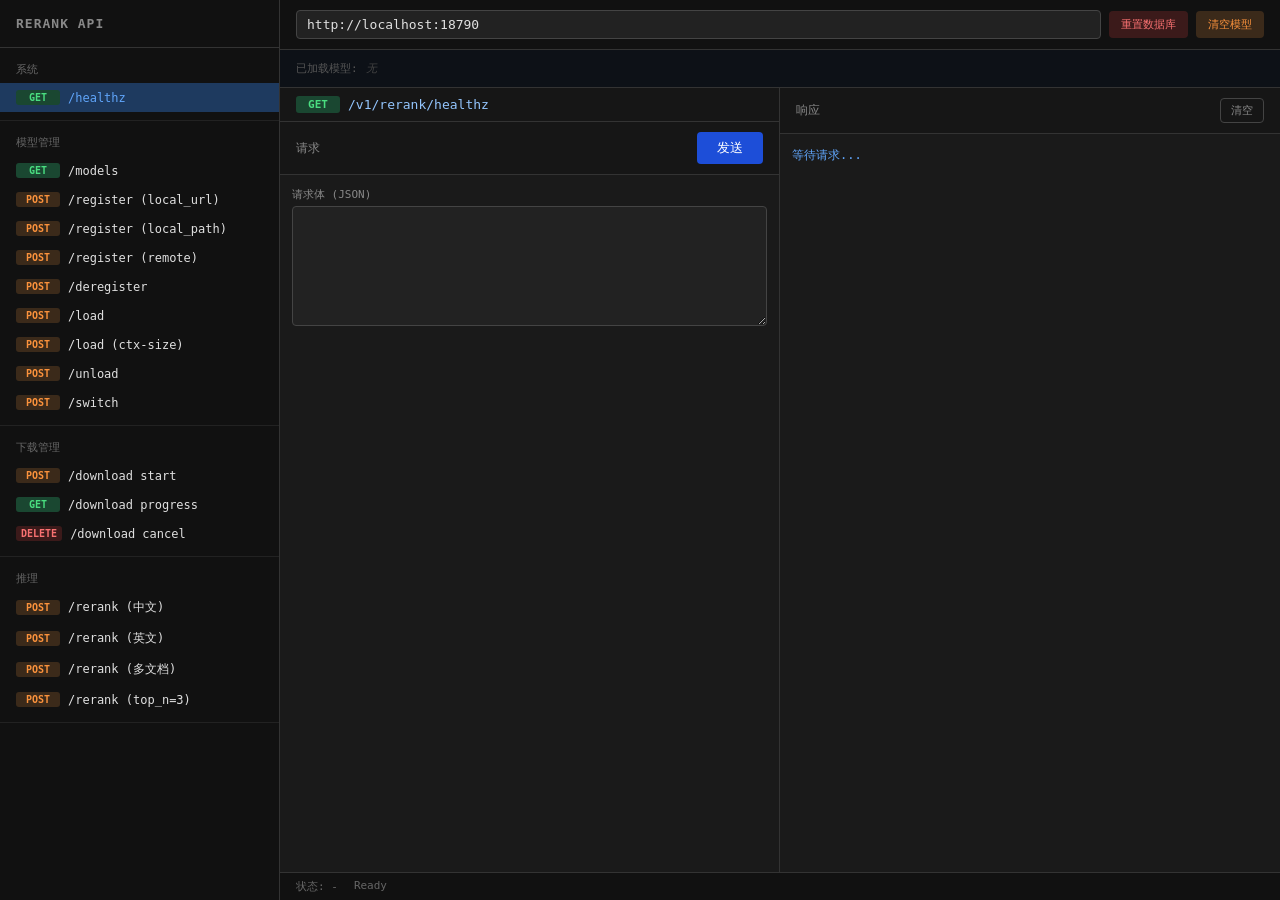
<file: scripts/rerank/test_ui.html>
<!DOCTYPE html>
<html lang="zh-CN">
<head>
  <meta charset="UTF-8">
  <title>SpacemiT AI Gateway Rerank 接口测试</title>
  <style>
    * { box-sizing: border-box; margin: 0; padding: 0; }
    body { font-family: monospace; background: #1a1a1a; color: #e0e0e0; display: flex; height: 100vh; }
    #sidebar { width: 280px; background: #111; border-right: 1px solid #333; overflow-y: auto; flex-shrink: 0; }
    #sidebar h2 { padding: 16px; font-size: 13px; color: #888; text-transform: uppercase; letter-spacing: 1px; border-bottom: 1px solid #333; }
    .api-group { padding: 8px 0; border-bottom: 1px solid #222; }
    .api-group-title { padding: 6px 16px; font-size: 11px; color: #666; text-transform: uppercase; }
    .api-item { padding: 7px 16px; cursor: pointer; font-size: 12px; display: flex; align-items: center; gap: 8px; }
    .api-item:hover { background: #222; }
    .api-item.active { background: #1e3a5f; color: #60a5fa; }
    .method { font-size: 10px; font-weight: bold; padding: 2px 5px; border-radius: 3px; min-width: 44px; text-align: center; flex-shrink: 0; }
    .GET    { background: #1a4731; color: #4ade80; }
    .POST   { background: #3b2a1a; color: #fb923c; }
    .DELETE { background: #3b1a1a; color: #f87171; }
    #main { flex: 1; display: flex; flex-direction: column; overflow: hidden; }
    #toolbar { padding: 10px 16px; background: #111; border-bottom: 1px solid #333; display: flex; align-items: center; gap: 8px; flex-wrap: wrap; }
    #base-url { flex: 1; min-width: 200px; background: #222; border: 1px solid #444; color: #e0e0e0; padding: 6px 10px; border-radius: 4px; font-family: monospace; font-size: 13px; }
    .cache-btn { border: none; padding: 6px 12px; border-radius: 4px; cursor: pointer; font-size: 11px; font-family: monospace; }
    #btn-reset-db    { background: #3b1a1a; color: #f87171; }
    #btn-reset-db:hover    { background: #5a2020; }
    #btn-clear-models { background: #3b2a1a; color: #fb923c; }
    #btn-clear-models:hover { background: #5a3a1a; }
    #cache-toast { font-size: 11px; color: #4ade80; display: none; }
    #content { flex: 1; display: flex; overflow: hidden; }
    #request-panel { width: 50%; border-right: 1px solid #333; display: flex; flex-direction: column; }
    #response-panel { width: 50%; display: flex; flex-direction: column; }
    .panel-header { padding: 10px 16px; background: #161616; border-bottom: 1px solid #333; font-size: 12px; color: #888; display: flex; justify-content: space-between; align-items: center; }
    .panel-body { flex: 1; overflow-y: auto; padding: 12px; }
    #endpoint-display { font-size: 13px; color: #e0e0e0; padding: 8px 16px; background: #161616; border-bottom: 1px solid #333; display: flex; align-items: center; gap: 8px; }
    #endpoint-display .method { font-size: 11px; }
    #endpoint-path { color: #93c5fd; }
    label { display: block; font-size: 11px; color: #888; margin-bottom: 4px; margin-top: 12px; }
    label:first-child { margin-top: 0; }
    input[type=text], textarea, select {
      width: 100%; background: #222; border: 1px solid #444; color: #e0e0e0;
      padding: 7px 10px; border-radius: 4px; font-family: monospace; font-size: 12px;
    }
    textarea { resize: vertical; min-height: 120px; }
    input[type=text]:focus, textarea:focus { outline: none; border-color: #60a5fa; }
    #send-btn { background: #1d4ed8; color: white; border: none; padding: 7px 20px; border-radius: 4px; cursor: pointer; font-size: 13px; font-family: monospace; }
    #send-btn:hover { background: #2563eb; }
    #send-btn:disabled { background: #374151; cursor: not-allowed; }
    #response-body { flex: 1; overflow-y: auto; padding: 12px; }
    #response-text { white-space: pre-wrap; font-size: 12px; line-height: 1.6; }
    .status-ok   { color: #4ade80; }
    .status-err  { color: #f87171; }
    .status-info { color: #60a5fa; }
    #status-bar { padding: 6px 16px; background: #111; border-top: 1px solid #333; font-size: 11px; color: #666; display: flex; gap: 16px; }
    #clear-btn { background: none; border: 1px solid #444; color: #888; padding: 4px 10px; border-radius: 4px; cursor: pointer; font-size: 11px; }
    #clear-btn:hover { border-color: #666; color: #aaa; }
    #model-bar { padding: 8px 16px; background: #0d1117; border-bottom: 1px solid #333; display: flex; align-items: center; gap: 8px; flex-wrap: wrap; min-height: 38px; }
    #model-bar-label { font-size: 11px; color: #555; flex-shrink: 0; }
    .model-chip { font-size: 11px; padding: 3px 10px; border-radius: 12px; border: 1px solid #333; cursor: pointer; display: flex; align-items: center; gap: 5px; transition: border-color 0.15s; }
    .model-chip:hover { border-color: #60a5fa; }
    .model-chip.active { border-color: #4ade80; color: #4ade80; background: #0d2010; }
    .model-chip.loading { border-color: #fbbf24; color: #fbbf24; cursor: default; }
    .model-dot { width: 6px; height: 6px; border-radius: 50%; flex-shrink: 0; }
    .model-chip.active .model-dot { background: #4ade80; }
    .model-chip.loading .model-dot { background: #fbbf24; animation: pulse 1s infinite; }
    @keyframes pulse { 0%,100%{opacity:1} 50%{opacity:0.3} }
    #model-bar-empty { font-size: 11px; color: #444; font-style: italic; }
  </style>
</head>
<body>

<div id="sidebar">
  <h2>Rerank API</h2>

  <div class="api-group">
    <div class="api-group-title">系统</div>
    <div class="api-item" data-method="GET" data-path="/v1/rerank/healthz" data-body="">
      <span class="method GET">GET</span>/healthz
    </div>
  </div>

  <div class="api-group">
    <div class="api-group-title">模型管理</div>
    <div class="api-item" data-method="GET" data-path="/v1/rerank/models" data-body="">
      <span class="method GET">GET</span>/models
    </div>
    <div class="api-item" data-method="POST" data-path="/v1/rerank/models/register"
         data-body='{"model":"qwen3-reranker-0.6b-q4_0","source_type":"local_url","url":"https://archive.spacemit.com/spacemit-ai/model_zoo/rerank/Bge-Reranker-V2-M3-Q4_0.gguf"}'>
      <span class="method POST">POST</span>/register (local_url)
    </div>
    <div class="api-item" data-method="POST" data-path="/v1/rerank/models/register"
         data-body='{"model":"my-rerank-local","source_type":"local_path","local_path":"/path/to/rerank.gguf"}'>
      <span class="method POST">POST</span>/register (local_path)
    </div>
    <div class="api-item" data-method="POST" data-path="/v1/rerank/models/register"
         data-body='{"model":"cohere-rerank","source_type":"remote","api_base_url":"https://api.cohere.ai/v1","api_key":"xxx"}'>
      <span class="method POST">POST</span>/register (remote)
    </div>
    <div class="api-item" data-method="POST" data-path="/v1/rerank/models/deregister"
         data-body='{"model":"qwen3-reranker-0.6b-q4_0"}'>
      <span class="method POST">POST</span>/deregister
    </div>
    <div class="api-item" data-method="POST" data-path="/v1/rerank/models/load"
         data-body='{"model":"qwen3-reranker-0.6b-q4_0","extra_args":[]}'>
      <span class="method POST">POST</span>/load
    </div>
    <div class="api-item" data-method="POST" data-path="/v1/rerank/models/load"
         data-body='{"model":"qwen3-reranker-0.6b-q4_0","extra_args":["--ctx-size","512"]}'>
      <span class="method POST">POST</span>/load (ctx-size)
    </div>
    <div class="api-item" data-method="POST" data-path="/v1/rerank/models/unload"
         data-body='{"model":"qwen3-reranker-0.6b-q4_0"}'>
      <span class="method POST">POST</span>/unload
    </div>
    <div class="api-item" data-method="POST" data-path="/v1/rerank/models/switch"
         data-body='{"model":"qwen3-reranker-0.6b-q4_0"}'>
      <span class="method POST">POST</span>/switch
    </div>
  </div>

  <div class="api-group">
    <div class="api-group-title">下载管理</div>
    <div class="api-item" data-method="POST" data-path="/v1/rerank/models/qwen3-reranker-0.6b-q4_0/download" data-body="">
      <span class="method POST">POST</span>/download start
    </div>
    <div class="api-item" data-method="GET" data-path="/v1/rerank/models/qwen3-reranker-0.6b-q4_0/download" data-body="">
      <span class="method GET">GET</span>/download progress
    </div>
    <div class="api-item" data-method="DELETE" data-path="/v1/rerank/models/qwen3-reranker-0.6b-q4_0/download" data-body="">
      <span class="method DELETE">DELETE</span>/download cancel
    </div>
  </div>

  <div class="api-group">
    <div class="api-group-title">推理</div>
    <div class="api-item" data-method="POST" data-path="/v1/rerank"
         data-body='{"model":"qwen3-reranker-0.6b-q4_0","query":"什么是人工智能？","documents":["人工智能是计算机科学的一个分支","机器学习是AI的核心技术","深度学习使用神经网络"]}'>
      <span class="method POST">POST</span>/rerank (中文)
    </div>
    <div class="api-item" data-method="POST" data-path="/v1/rerank"
         data-body='{"model":"qwen3-reranker-0.6b-q4_0","query":"What is machine learning?","documents":["Machine learning is a subset of AI","Deep learning uses neural networks","Natural language processing analyzes text","Computer vision processes images"]}'>
      <span class="method POST">POST</span>/rerank (英文)
    </div>
    <div class="api-item" data-method="POST" data-path="/v1/rerank"
         data-body='{"model":"qwen3-reranker-0.6b-q4_0","query":"Python编程","documents":["Python是一种高级编程语言","Java是面向对象的语言","JavaScript用于Web开发","C++是系统编程语言","Go语言适合并发编程"]}'>
      <span class="method POST">POST</span>/rerank (多文档)
    </div>
    <div class="api-item" data-method="POST" data-path="/v1/rerank"
         data-body='{"model":"qwen3-reranker-0.6b-q4_0","query":"深度学习框架","documents":["PyTorch是Facebook开发的深度学习框架","TensorFlow是Google的机器学习平台","Keras是高级神经网络API","MXNet支持多种编程语言","JAX用于高性能数值计算"],"top_n":3}'>
      <span class="method POST">POST</span>/rerank (top_n=3)
    </div>
  </div>
</div>

<div id="main">
  <div id="toolbar">
    <input type="text" id="base-url" value="http://localhost:18790" placeholder="Base URL">
    <button class="cache-btn" id="btn-reset-db">重置数据库</button>
    <button class="cache-btn" id="btn-clear-models">清空模型</button>
    <span id="cache-toast"></span>
  </div>

  <div id="model-bar">
    <span id="model-bar-label">已加载模型:</span>
    <span id="model-bar-empty">无</span>
  </div>

  <div id="content">
    <div id="request-panel">
      <div id="endpoint-display">
        <span class="method GET" id="endpoint-method">GET</span>
        <span id="endpoint-path">/v1/rerank/healthz</span>
      </div>
      <div class="panel-header">
        <span>请求</span>
        <button id="send-btn">发送</button>
      </div>
      <div class="panel-body">
        <label>请求体 (JSON)</label>
        <textarea id="request-body"></textarea>
      </div>
    </div>

    <div id="response-panel">
      <div class="panel-header">
        <span>响应</span>
        <button id="clear-btn">清空</button>
      </div>
      <div id="response-body">
        <pre id="response-text" class="status-info">等待请求...</pre>
      </div>
    </div>
  </div>

  <div id="status-bar">
    <span>状态: <span id="status-code">-</span></span>
    <span id="status-msg">Ready</span>
    <span id="status-time"></span>
  </div>
</div>

<script>
  const baseUrlInput      = document.getElementById('base-url');
  const endpointMethodEl  = document.getElementById('endpoint-method');
  const endpointPathEl    = document.getElementById('endpoint-path');
  const requestBodyEl     = document.getElementById('request-body');
  const sendBtn           = document.getElementById('send-btn');
  const responseTextEl    = document.getElementById('response-text');
  const responseStatusEl  = document.getElementById('status-code');
  const statusMsg         = document.getElementById('status-msg');
  const statusTime        = document.getElementById('status-time');
  const clearBtn          = document.getElementById('clear-btn');
  const cacheToast        = document.getElementById('cache-toast');

  let currentMethod = 'GET';
  let currentPath   = '/v1/rerank/healthz';

  document.querySelectorAll('.api-item').forEach(item => {
    item.addEventListener('click', () => {
      document.querySelectorAll('.api-item').forEach(i => i.classList.remove('active'));
      item.classList.add('active');

      currentMethod = item.dataset.method;
      currentPath   = item.dataset.path;
      const body    = item.dataset.body || '';

      endpointMethodEl.textContent = currentMethod;
      endpointMethodEl.className   = 'method ' + currentMethod;
      endpointPathEl.textContent   = currentPath;
      requestBodyEl.value          = body ? JSON.stringify(JSON.parse(body), null, 2) : '';
    });
  });

  document.querySelector('.api-item').click();

  clearBtn.addEventListener('click', () => {
    responseTextEl.textContent = '';
    responseStatusEl.textContent = '-';
    statusMsg.textContent = 'Ready';
    statusTime.textContent = '';
  });

  sendBtn.addEventListener('click', sendRequest);

  async function sendRequest() {
    const base   = baseUrlInput.value.trim();
    const url    = base + currentPath;
    const method = currentMethod;
    const bodyText = requestBodyEl.value.trim();

    sendBtn.disabled    = true;
    sendBtn.textContent = '发送中...';
    responseTextEl.textContent = '请求中...';
    responseTextEl.className   = 'status-info';
    statusMsg.textContent      = 'Sending...';

    const start = Date.now();
    try {
      const opts = { method, headers: { 'Content-Type': 'application/json' } };
      if (method !== 'GET' && bodyText) opts.body = bodyText;

      const resp    = await fetch(url, opts);
      const elapsed = Date.now() - start;
      responseStatusEl.textContent = resp.status;
      responseStatusEl.style.color = resp.ok ? '#4ade80' : '#f87171';

      const ct = resp.headers.get('content-type') || '';
      if (ct.includes('application/json')) {
        responseTextEl.textContent = JSON.stringify(await resp.json(), null, 2);
      } else {
        responseTextEl.textContent = await resp.text();
      }
      responseTextEl.className = resp.ok ? 'status-ok' : 'status-err';
      statusTime.textContent   = elapsed + 'ms';
      statusMsg.textContent    = resp.ok ? 'OK' : 'Error';

      if (currentPath === '/v1/rerank/models' || currentPath.includes('/load') || currentPath.includes('/unload') || currentPath.includes('/switch')) {
        setTimeout(refreshModels, 300);
      }
    } catch (e) {
      responseTextEl.textContent = e.message;
      responseTextEl.className   = 'status-err';
      statusMsg.textContent      = 'Failed';
    } finally {
      sendBtn.disabled    = false;
      sendBtn.textContent = '发送';
    }
  }

  async function refreshModels() {
    try {
      const base = baseUrlInput.value.trim();
      const resp = await fetch(base + '/v1/rerank/models');
      if (!resp.ok) return;
      const data = await resp.json();
      const models = data.models || [];

      const loaded = models.filter(m => m.status === 'loaded');
      const loading = models.filter(m => m.status === 'loading');

      const bar = document.getElementById('model-bar');
      bar.querySelectorAll('.model-chip').forEach(c => c.remove());

      if (loaded.length === 0 && loading.length === 0) {
        modelBarEmpty.style.display = 'inline';
        return;
      }
      modelBarEmpty.style.display = 'none';

      loaded.forEach(m => {
        const chip = document.createElement('div');
        chip.className = 'model-chip active';
        chip.innerHTML = `<span class="model-dot"></span>${m.id}`;
        bar.appendChild(chip);
      });

      loading.forEach(m => {
        const chip = document.createElement('div');
        chip.className = 'model-chip loading';
        chip.innerHTML = `<span class="model-dot"></span>${m.id}`;
        bar.appendChild(chip);
      });
    } catch (e) {
      console.error('refresh models failed:', e);
    }
  }

  document.getElementById('btn-reset-db').addEventListener('click', async () => {
    if (!confirm('确定要删除 Rerank 数据库吗？')) return;
    cacheToast.textContent = '请手动执行: scripts/rerank/clean.sh db';
    cacheToast.style.display = 'inline';
    setTimeout(() => { cacheToast.style.display = 'none'; }, 3000);
  });

  document.getElementById('btn-clear-models').addEventListener('click', async () => {
    if (!confirm('确定要清空所有 Rerank 模型文件吗？')) return;
    cacheToast.textContent = '请手动执行: scripts/rerank/clean.sh models';
    cacheToast.style.display = 'inline';
    setTimeout(() => { cacheToast.style.display = 'none'; }, 3000);
  });

  refreshModels();
  setInterval(refreshModels, 3000);
</script>
</body>
</html>
</file>
<file: frontend/landing.css>
/* SpaceMIT · SpacemiT AI Gateway — Landing Page */
/* Inherits console's DNA: #0a0a0b bg, lemon-green accent */

:root {
  --bg:        #08090a;
  --bg-1:      #0d0e10;
  --bg-2:      #141518;
  --bg-3:      #1a1c20;
  --bg-4:      #22252a;
  --border:    #26282c;
  --border-2:  #33363c;
  --text:      #ececef;
  --text-dim:  #8a8e95;
  --text-low:  #55595f;
  --text-low-2:#3e4146;
  --accent:    oklch(0.84 0.19 135);
  --accent-d:  oklch(0.72 0.19 135);
  --accent-2:  oklch(0.84 0.19 135 / .14);
  --accent-3:  oklch(0.84 0.19 135 / .30);
  --accent-glow: oklch(0.84 0.19 135 / .55);

  --info:  oklch(0.75 0.13 230);
  --warn:  oklch(0.80 0.14 80);
  --magenta: oklch(0.72 0.20 340);

  --font-sans: 'Inter', -apple-system, 'PingFang SC', 'Microsoft YaHei', sans-serif;
  --font-mono: 'JetBrains Mono', 'SF Mono', Menlo, monospace;
  --font-display: 'Space Grotesk', 'Inter', sans-serif;
}

* { box-sizing: border-box; }
html, body { margin: 0; padding: 0; }
body {
  background: var(--bg);
  color: var(--text);
  font-family: var(--font-sans);
  font-size: 15px;
  line-height: 1.55;
  -webkit-font-smoothing: antialiased;
  overflow-x: hidden;
}
a { color: inherit; text-decoration: none; }
button { font-family: inherit; cursor: pointer; border: 0; background: none; color: inherit; }

/* subtle grain */
body::before {
  content:''; position: fixed; inset: 0; pointer-events: none; z-index: 1;
  background-image: url("data:image/svg+xml;utf8,<svg xmlns='http://www.w3.org/2000/svg' width='140' height='140'><filter id='n'><feTurbulence type='fractalNoise' baseFrequency='0.9' numOctaves='2'/><feColorMatrix values='0 0 0 0 0  0 0 0 0 0  0 0 0 0 0  0 0 0 0.045 0'/></filter><rect width='100%' height='100%' filter='url(%23n)'/></svg>");
  opacity: .8; mix-blend-mode: overlay;
}

/* ============ NAV ============ */
.nav {
  position: fixed; top: 0; left: 0; right: 0; z-index: 100;
  display: flex; align-items: center; justify-content: space-between;
  padding: 16px 28px;
  backdrop-filter: blur(14px) saturate(140%);
  -webkit-backdrop-filter: blur(14px) saturate(140%);
  background: linear-gradient(to bottom, rgba(8,9,10,.85), rgba(8,9,10,.55));
  border-bottom: 1px solid transparent;
  transition: border-color .3s;
}
.nav.scrolled { border-bottom-color: var(--border); }
.nav-brand { display: flex; align-items: center; gap: 12px; }
.nav-brand img { width: 28px; height: 28px; object-fit: contain; border-radius: 6px; }
.nav-brand .bn { font-weight: 600; letter-spacing: -.2px; font-size: 14px; }
.nav-brand .bs { font-family: var(--font-mono); font-size: 11px; color: var(--text-dim); }
.nav-links { display: flex; gap: 6px; font-size: 13px; }
.nav-links a {
  padding: 8px 14px; color: var(--text-dim); border-radius: 8px;
  transition: color .15s, background .15s;
}
.nav-links a:hover { color: var(--text); background: var(--bg-2); }
.nav-cta {
  display: inline-flex; align-items: center; gap: 8px;
  padding: 9px 16px 9px 18px;
  background: var(--accent);
  color: #0a0a0b;
  border-radius: 8px;
  font-size: 13px; font-weight: 600;
  transition: transform .15s, box-shadow .2s;
  box-shadow: 0 0 0 1px oklch(0.84 0.19 135 / .3), 0 0 24px oklch(0.84 0.19 135 / .25);
}
.nav-cta:hover { transform: translateY(-1px); box-shadow: 0 0 0 1px oklch(0.84 0.19 135 / .5), 0 0 36px oklch(0.84 0.19 135 / .4); }
.nav-cta svg { width: 14px; height: 14px; }

/* ============ HERO ============ */
.hero {
  position: relative;
  min-height: 100vh;
  padding: 140px 28px 80px;
  display: grid;
  grid-template-columns: minmax(0, 1.1fr) minmax(0, .9fr);
  gap: 48px;
  max-width: 1400px;
  margin: 0 auto;
  z-index: 2;
}
.hero-bg {
  position: absolute; inset: 0; z-index: -1;
  pointer-events: none;
}
#hero-canvas {
  position: absolute; inset: 0; width: 100%; height: 100%;
  opacity: .9;
}
.hero-bg::after {
  content: ''; position: absolute; inset: 0;
  background:
    radial-gradient(800px 400px at 15% 20%, oklch(0.84 0.19 135 / .10), transparent 60%),
    radial-gradient(600px 500px at 90% 90%, oklch(0.72 0.20 340 / .06), transparent 60%),
    linear-gradient(180deg, transparent 0%, var(--bg) 95%);
}

.eyebrow {
  display: inline-flex; align-items: center; gap: 10px;
  padding: 6px 12px 6px 8px;
  border: 1px solid var(--border);
  background: var(--bg-1);
  border-radius: 999px;
  font-family: var(--font-mono);
  font-size: 11px; letter-spacing: .5px;
  color: var(--text-dim);
  margin-bottom: 32px;
}
.eyebrow .dot {
  width: 7px; height: 7px; border-radius: 50%;
  background: var(--accent);
  box-shadow: 0 0 10px var(--accent-glow), 0 0 0 3px oklch(0.84 0.19 135 / .15);
  animation: beat 1.8s ease-in-out infinite;
}
@keyframes beat { 0%,100% { transform: scale(1); } 50% { transform: scale(1.25); } }
.eyebrow b { color: var(--accent); font-weight: 500; }

.headline {
  font-family: var(--font-display);
  font-size: clamp(48px, 6.2vw, 88px);
  line-height: 0.98;
  letter-spacing: -0.035em;
  font-weight: 500;
  margin: 0 0 24px;
  text-wrap: balance;
}
.headline .accent {
  background: linear-gradient(135deg, var(--accent) 0%, oklch(0.92 0.12 135) 60%, var(--accent) 100%);
  background-size: 200% 200%;
  -webkit-background-clip: text;
  background-clip: text;
  -webkit-text-fill-color: transparent;
  animation: shine 6s ease-in-out infinite;
}
@keyframes shine {
  0%,100% { background-position: 0% 50%; }
  50% { background-position: 100% 50%; }
}
.headline .strike {
  position: relative;
  color: var(--text-dim);
  font-style: italic;
  font-weight: 400;
}
.subline {
  font-size: 17px; line-height: 1.6;
  color: var(--text-dim);
  max-width: 52ch;
  margin: 0 0 40px;
}
.subline em {
  color: var(--text); font-style: normal;
  background: linear-gradient(transparent 62%, var(--accent-2) 62%);
  padding: 0 3px;
}

.hero-cta { display: flex; gap: 12px; flex-wrap: wrap; }
.btn-primary {
  display: inline-flex; align-items: center; gap: 10px;
  padding: 14px 22px 14px 24px;
  background: var(--accent);
  color: #0a0a0b;
  border-radius: 10px;
  font-size: 14px; font-weight: 600;
  letter-spacing: -.1px;
  transition: transform .15s, box-shadow .2s;
  box-shadow: 0 0 0 1px oklch(0.84 0.19 135 / .3), 0 8px 32px oklch(0.84 0.19 135 / .3);
}
.btn-primary:hover { transform: translateY(-1px); box-shadow: 0 0 0 1px oklch(0.84 0.19 135 / .5), 0 12px 48px oklch(0.84 0.19 135 / .45); }
.btn-primary svg { width: 16px; height: 16px; }
.btn-ghost {
  display: inline-flex; align-items: center; gap: 10px;
  padding: 14px 22px;
  background: var(--bg-2);
  border: 1px solid var(--border);
  border-radius: 10px;
  font-size: 14px; font-weight: 500;
  color: var(--text);
  font-family: var(--font-mono);
  transition: border-color .15s, background .15s;
}
.btn-ghost:hover { background: var(--bg-3); border-color: var(--border-2); }
.btn-ghost .kbd {
  padding: 2px 6px; font-size: 11px;
  background: var(--bg-4); border: 1px solid var(--border-2);
  border-radius: 4px; color: var(--text-dim);
}

/* ============ RIGHT — LIVE CONSOLE ============ */
.live-panel {
  position: relative;
  background: linear-gradient(180deg, var(--bg-1), var(--bg));
  border: 1px solid var(--border);
  border-radius: 16px;
  overflow: hidden;
  align-self: start;
  box-shadow: 0 24px 60px rgba(0,0,0,.5), 0 0 0 1px rgba(255,255,255,.02) inset;
}
.live-panel-head {
  display: flex; align-items: center; gap: 10px;
  padding: 12px 16px;
  border-bottom: 1px solid var(--border);
  background: var(--bg-2);
}
.tl { display: flex; gap: 6px; }
.tl span { width: 11px; height: 11px; border-radius: 50%; background: var(--bg-4); }
.live-panel-head .title {
  font-family: var(--font-mono); font-size: 11px;
  color: var(--text-dim); letter-spacing: .5px;
  margin-left: 4px;
}
.live-panel-head .status {
  margin-left: auto;
  display: inline-flex; align-items: center; gap: 6px;
  font-family: var(--font-mono); font-size: 10px; color: var(--accent);
}
.live-panel-head .status .dot {
  width: 6px; height: 6px; border-radius: 50%; background: var(--accent);
  box-shadow: 0 0 6px var(--accent);
}
.stream {
  padding: 16px;
  font-family: var(--font-mono);
  font-size: 12px;
  line-height: 1.75;
  height: 360px;
  overflow: hidden;
  position: relative;
}
.stream::after {
  content: ''; position: absolute; inset: 0; pointer-events: none;
  background: linear-gradient(to bottom, transparent 75%, var(--bg-1) 100%);
}
.stream .ln { display: flex; gap: 10px; }
.stream .ts  { color: var(--text-low); min-width: 68px; }
.stream .tag { color: var(--accent); font-weight: 500; min-width: 42px; }
.stream .tag.err { color: oklch(0.70 0.18 25); }
.stream .tag.info { color: var(--info); }
.stream .tag.warn { color: var(--warn); }
.stream .msg { color: var(--text-dim); }
.stream .msg b { color: var(--text); font-weight: 500; }
.caret {
  display: inline-block; width: 8px; height: 14px;
  background: var(--accent); margin-left: 2px;
  vertical-align: -2px;
  animation: blink 1s steps(1) infinite;
}
@keyframes blink { 50% { opacity: 0; } }

.live-stats {
  display: grid; grid-template-columns: repeat(3, 1fr);
  border-top: 1px solid var(--border);
}
.live-stats .cell {
  padding: 14px 16px;
  border-right: 1px solid var(--border);
}
.live-stats .cell:last-child { border-right: 0; }
.live-stats .k {
  font-family: var(--font-mono); font-size: 10px;
  color: var(--text-low); letter-spacing: 1px;
  text-transform: uppercase;
}
.live-stats .v {
  font-family: var(--font-mono);
  font-size: 20px; font-weight: 500;
  color: var(--text);
  margin-top: 4px;
  letter-spacing: -.5px;
}
.live-stats .v .unit { font-size: 11px; color: var(--text-dim); margin-left: 3px; }

/* ============ TICKER ============ */
.ticker {
  position: relative; z-index: 2;
  border-top: 1px solid var(--border);
  border-bottom: 1px solid var(--border);
  padding: 16px 0;
  overflow: hidden;
  background: var(--bg-1);
}
.ticker-track {
  display: flex; gap: 56px;
  white-space: nowrap;
  animation: scroll 40s linear infinite;
  font-family: var(--font-mono);
  font-size: 13px; color: var(--text-dim);
}
@keyframes scroll {
  from { transform: translateX(0); }
  to { transform: translateX(-50%); }
}
.ticker-track span { display: inline-flex; align-items: center; gap: 12px; }
.ticker-track .acc { color: var(--accent); }
.ticker-track .div { color: var(--text-low-2); }

/* ============ SECTION ============ */
.section {
  position: relative; z-index: 2;
  max-width: 1400px; margin: 0 auto;
  padding: 140px 28px;
}
.section-head { margin-bottom: 72px; max-width: 820px; }
.section-label {
  font-family: var(--font-mono); font-size: 11px; letter-spacing: 2px;
  color: var(--accent); text-transform: uppercase;
  display: inline-flex; align-items: center; gap: 10px;
  margin-bottom: 20px;
}
.section-label::before {
  content: ''; width: 24px; height: 1px; background: var(--accent);
}
.section-title {
  font-family: var(--font-display);
  font-size: clamp(36px, 4.4vw, 56px);
  line-height: 1.05;
  letter-spacing: -.03em;
  font-weight: 500;
  margin: 0 0 18px;
  text-wrap: balance;
}
.section-sub {
  font-size: 16px; color: var(--text-dim);
  max-width: 60ch;
}

/* ============ CAPABILITIES ============ */
.caps {
  display: grid;
  grid-template-columns: repeat(12, 1fr);
  gap: 16px;
}
.cap {
  background: var(--bg-1);
  border: 1px solid var(--border);
  border-radius: 16px;
  padding: 28px;
  position: relative;
  overflow: hidden;
  transition: border-color .2s, background .2s, transform .2s;
  display: flex; flex-direction: column;
  min-height: 240px;
}
.cap:hover { border-color: var(--border-2); background: var(--bg-2); transform: translateY(-2px); }
.cap::before {
  content: ''; position: absolute; inset: 0;
  background: radial-gradient(600px circle at var(--mx, 50%) var(--my, 50%),
              oklch(0.84 0.19 135 / .08), transparent 40%);
  opacity: 0; transition: opacity .3s;
  pointer-events: none;
}
.cap:hover::before { opacity: 1; }
.cap.wide { grid-column: span 6; }
.cap.half { grid-column: span 3; }
.cap.third { grid-column: span 4; }
.cap .cap-tag {
  position: absolute; top: 20px; right: 20px;
  font-family: var(--font-mono); font-size: 10px;
  padding: 3px 8px; border-radius: 4px;
  background: var(--accent-2); color: var(--accent);
  letter-spacing: .5px;
}
.cap .cap-icon {
  width: 44px; height: 44px; border-radius: 10px;
  background: var(--bg-3);
  border: 1px solid var(--border);
  display: grid; place-items: center;
  color: var(--accent);
  margin-bottom: 20px;
}
.cap h3 {
  font-family: var(--font-display);
  font-size: 22px;
  font-weight: 500;
  letter-spacing: -.02em;
  margin: 0 0 8px;
}
.cap .cap-desc { font-size: 14px; color: var(--text-dim); margin: 0 0 20px; line-height: 1.6; }
.cap .cap-models {
  display: flex; flex-wrap: wrap; gap: 6px;
  margin-top: auto;
}
.cap .chip {
  font-family: var(--font-mono); font-size: 11px;
  padding: 4px 10px; border-radius: 6px;
  background: var(--bg-3); color: var(--text-dim);
  border: 1px solid var(--border);
}

/* visualization variants per capability */
.cap .viz { position: absolute; inset: 0; pointer-events: none; opacity: .6; }

/* ============ NUMBERS ============ */
.numbers {
  display: grid; grid-template-columns: repeat(4, 1fr);
  gap: 0;
  border: 1px solid var(--border);
  border-radius: 16px;
  overflow: hidden;
  background: var(--bg-1);
}
.numbers .cell {
  padding: 36px 32px;
  border-right: 1px solid var(--border);
  position: relative;
}
.numbers .cell:last-child { border-right: 0; }
.numbers .k {
  font-family: var(--font-mono); font-size: 11px;
  color: var(--text-low); letter-spacing: 1.5px;
  text-transform: uppercase; margin-bottom: 10px;
}
.numbers .v {
  font-family: var(--font-display);
  font-size: 48px; font-weight: 500;
  letter-spacing: -.04em;
  line-height: 1;
  color: var(--text);
}
.numbers .v .unit {
  font-size: 18px; color: var(--accent); margin-left: 4px;
  font-family: var(--font-mono); font-weight: 400;
}
.numbers .sub {
  font-size: 12px; color: var(--text-dim);
  margin-top: 10px; font-family: var(--font-mono);
}

/* ============ ARCH ============ */
.arch {
  display: grid; grid-template-columns: minmax(0, .9fr) minmax(0, 1.1fr);
  gap: 48px;
  align-items: center;
}
.arch-diagram {
  position: relative;
  aspect-ratio: 1/1;
  background: radial-gradient(circle at center, var(--bg-1), var(--bg));
  border: 1px solid var(--border);
  border-radius: 20px;
  overflow: hidden;
}
.arch-diagram svg { position: absolute; inset: 0; width: 100%; height: 100%; }

.arch-list .arch-item {
  padding: 18px 0;
  border-bottom: 1px solid var(--border);
  display: grid; grid-template-columns: 40px 1fr auto; gap: 16px;
  align-items: center;
}
.arch-list .arch-item:last-child { border-bottom: 0; }
.arch-list .num {
  font-family: var(--font-mono); color: var(--text-low);
  font-size: 12px;
}
.arch-list .nm {
  font-family: var(--font-display); font-size: 18px; font-weight: 500;
  letter-spacing: -.01em;
}
.arch-list .dc { font-size: 13px; color: var(--text-dim); margin-top: 4px; }
.arch-list .tech {
  font-family: var(--font-mono); font-size: 11px;
  color: var(--accent); padding: 3px 10px;
  background: var(--accent-2); border-radius: 4px;
}

/* ============ CTA FOOTER ============ */
.cta-footer {
  position: relative; z-index: 2;
  text-align: center;
  padding: 140px 28px;
  border-top: 1px solid var(--border);
  overflow: hidden;
}
.cta-footer::before {
  content: ''; position: absolute; inset: 0;
  background:
    radial-gradient(900px 500px at 50% 100%, oklch(0.84 0.19 135 / .18), transparent 70%),
    radial-gradient(600px 300px at 50% 0%, oklch(0.72 0.20 340 / .06), transparent 70%);
  pointer-events: none;
}
.cta-footer > * { position: relative; }
.cta-footer h2 {
  font-family: var(--font-display);
  font-size: clamp(44px, 5.5vw, 80px);
  font-weight: 500;
  letter-spacing: -.035em;
  line-height: 1;
  margin: 0 0 28px;
}
.cta-footer h2 .accent {
  background: linear-gradient(135deg, var(--accent) 0%, oklch(0.92 0.12 135) 50%, var(--accent) 100%);
  -webkit-background-clip: text;
  background-clip: text;
  -webkit-text-fill-color: transparent;
}
.cta-footer p {
  color: var(--text-dim); font-size: 17px;
  max-width: 48ch; margin: 0 auto 48px;
}
.terminal-cta {
  display: inline-block;
  background: var(--bg-1);
  border: 1px solid var(--border-2);
  border-radius: 12px;
  padding: 8px 8px 8px 20px;
  font-family: var(--font-mono);
  font-size: 14px;
  box-shadow: 0 0 0 1px oklch(0.84 0.19 135 / .25), 0 0 60px oklch(0.84 0.19 135 / .2);
}
.terminal-cta .prompt { color: var(--accent); }
.terminal-cta .cmd { color: var(--text); margin: 0 16px 0 8px; }
.terminal-cta a {
  display: inline-flex; align-items: center; gap: 8px;
  background: var(--accent); color: #0a0a0b;
  padding: 10px 16px; border-radius: 8px;
  font-weight: 600;
  transition: transform .15s;
}
.terminal-cta a:hover { transform: translateY(-1px); }

/* ============ FOOTER ============ */
footer {
  position: relative; z-index: 2;
  padding: 36px 28px;
  border-top: 1px solid var(--border);
  display: flex; justify-content: space-between; align-items: center;
  font-family: var(--font-mono); font-size: 12px;
  color: var(--text-low);
}
footer .links { display: flex; gap: 24px; }
footer .links a:hover { color: var(--text); }

/* ============ RESPONSIVE ============ */
@media (max-width: 960px) {
  .hero { grid-template-columns: 1fr; padding-top: 110px; }
  .caps { grid-template-columns: 1fr; }
  .cap.wide, .cap.half, .cap.third { grid-column: span 1; }
  .numbers { grid-template-columns: repeat(2, 1fr); }
  .numbers .cell:nth-child(2) { border-right: 0; }
  .numbers .cell:nth-child(1), .numbers .cell:nth-child(2) { border-bottom: 1px solid var(--border); }
  .arch { grid-template-columns: 1fr; }
  .nav-links { display: none; }
}
</file>
